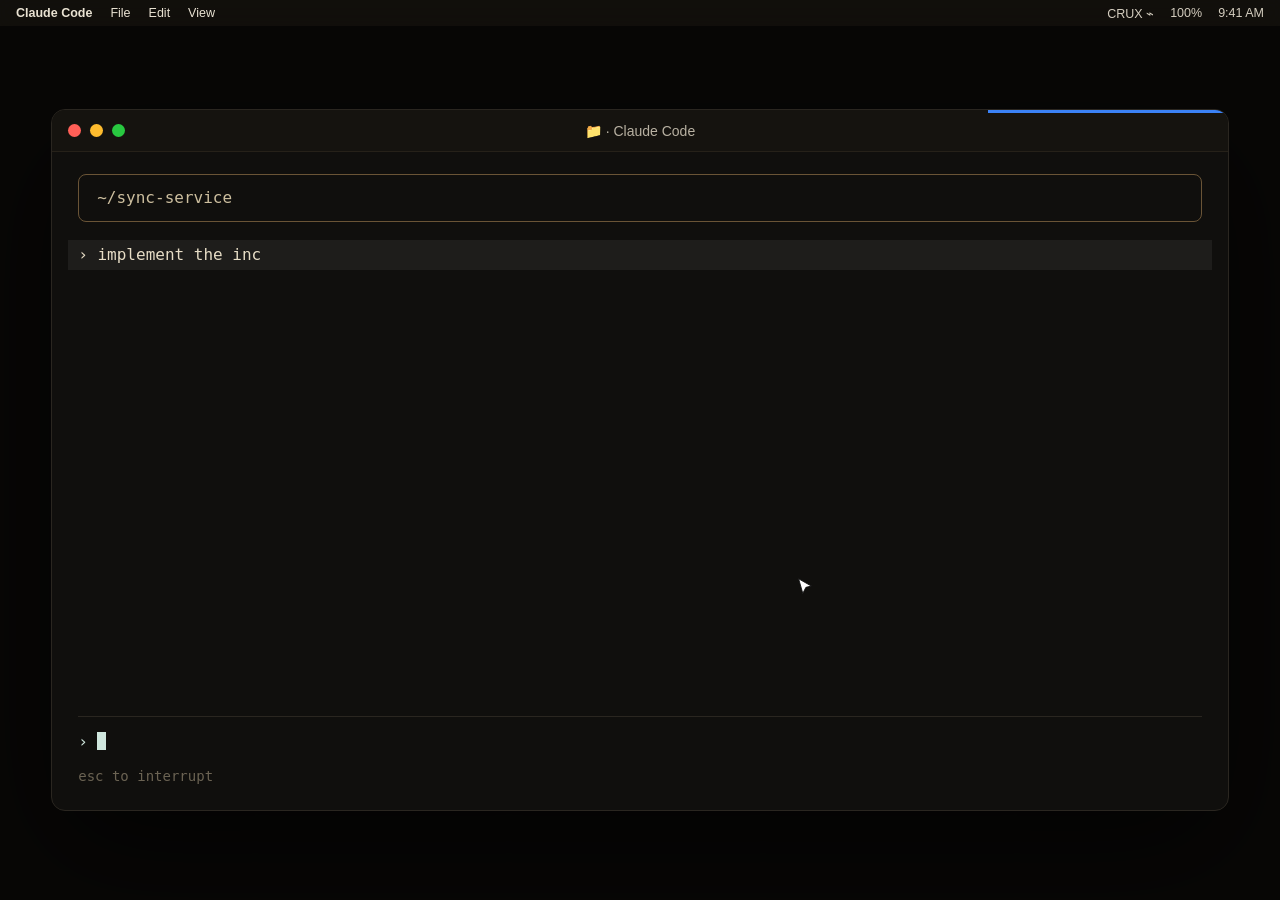
<file: docs/demo.html>
<!doctype html>
<html lang="en">
<head>
<meta charset="utf-8"/>
<meta name="viewport" content="width=device-width, initial-scale=1"/>
<title>CRUX — product demo</title>
<style>/* ============================================================================
   CRUX design tokens — the single source of truth for the visual system.
   Edit values HERE; every surface (dashboard, setup wizard, demo) reads them.

   Structure:
     1. Base palette      — raw surface/text/accent values
     2. Semantic aliases  — role-based names (prefer these in new code)
     3. Signal tags       — the decision/requirement/constraint taxonomy colors
     4. Radii / type      — shape + font tokens
     5. Dark mode         — every token redefined under html.crux-dark
   Warm, editorial, paper-like: parchment surfaces, near-black ink, three
   editorial accent inks (teal=trusted, peach=working, coral=conflict).
   ============================================================================ */

:root {
  /* 1. Base — surfaces (cream/parchment ramp) */
  --canvas:#fdf8ec; --soft:#f4ecd8; --card:#efe6d0; --strong:#e3d9bf; --hair:#d6ccb2;
  --paper:#fffdf7;                 /* near-white for floating cards (was hardcoded #fff) */

  /* Base — text */
  --ink:#080808; --body:#2a251e; --muted:#574f41; --muted2:#83785f;
  --on:#ffffff;                    /* text on an --ink fill (flips in dark mode) */

  /* Base — accents, each a fg / bg / line trio (used as MEANING, not decoration) */
  --teal:#143030;  --teal-bg:#e3ede9;  --teal-line:#bcd2cb;   /* trusted / main graph */
  --peach:#a8541d; --peach-bg:#fbead8; --peach-line:#eccba9;  /* working / owned */
  --coral:#bf3422; --coral-bg:#fbe2dc; --coral-line:#eebcb1;  /* conflict / constraint / danger */
  --green:#15833f;                 /* live / verified / success */

  /* 2. Semantic aliases — reach for these when the ROLE matters more than the value */
  --surface:var(--canvas); --surface-card:var(--paper); --surface-sunken:var(--soft);
  --text:var(--body); --text-strong:var(--ink); --text-dim:var(--muted2);
  --accent:var(--teal); --accent-bg:var(--teal-bg); --accent-line:var(--teal-line);
  --danger:var(--coral); --danger-bg:var(--coral-bg); --danger-line:var(--coral-line);

  /* 3. Signal/kind tags — taxonomy colors (tokenized so dark mode can adapt them) */
  --k-decision-bg:#e3eefb;  --k-decision-fg:#1f5fb0;
  --k-requirement-bg:#e6efe0; --k-requirement-fg:#3d6b2a;
  --k-constraint-bg:var(--coral-bg); --k-constraint-fg:var(--coral);
  --k-insight-bg:#fbf0d0;   --k-insight-fg:#8a6a17;
  --k-question-bg:var(--coral-bg); --k-question-fg:var(--coral);
  --k-prompt-bg:#eae3f5;    --k-prompt-fg:#5b3fa0;
  --k-suggestion-bg:var(--peach-bg); --k-suggestion-fg:var(--peach);
  --k-result-bg:#e6efe0;    --k-result-fg:#3d6b2a;
  --k-reference-bg:var(--teal-bg); --k-reference-fg:var(--teal);

  /* 4. Radii + type */
  --r-sm:8px; --r-md:12px; --r-lg:16px; --r-xl:24px; --pill:9999px;
  --sans:'Inter',-apple-system,BlinkMacSystemFont,'Segoe UI',Roboto,sans-serif;
  --mono:'JetBrains Mono',ui-monospace,SFMono-Regular,Menlo,monospace;

  /* shadows (borders do most of the work; elevation is rare + flat) */
  --shadow-card:0 1px 2px rgba(20,16,8,.04);
  --shadow-pop:0 20px 50px rgba(40,30,10,.14);
  --ring:0 0 0 3px rgba(20,48,48,.28);
}

/* 5. Dark mode — near-black ramp, desaturated-but-readable accents.
   Same token NAMES, so no component CSS changes are needed. */
html.crux-dark {
  --canvas:#0f0f0f; --soft:#1a1a1a; --card:#242424; --strong:#303030; --hair:#404040;
  --paper:#1f1f1f;
  --ink:#fafaf8; --body:#e8e6e2; --muted:#a6a39a; --muted2:#8b8876;
  --on:#0f0f0f;

  --teal:#6fb3b0;  --teal-bg:#15302e;  --teal-line:#2d5550;
  --peach:#d4915c; --peach-bg:#33240f; --peach-line:#5a3f2a;
  --coral:#ff6b5b; --coral-bg:#3a201c; --coral-line:#5a3a30;
  --green:#52d45a;

  --k-decision-bg:#16263a;  --k-decision-fg:#88b6ec;
  --k-requirement-bg:#1b2e19; --k-requirement-fg:#84c46f;
  --k-insight-bg:#33290f;   --k-insight-fg:#dcbb5e;
  --k-prompt-bg:#241a33;    --k-prompt-fg:#b89ae4;
  --k-result-bg:#1b2e19;    --k-result-fg:#84c46f;

  --shadow-card:0 1px 2px rgba(0,0,0,.4);
  --shadow-pop:0 20px 50px rgba(0,0,0,.55);
  --ring:0 0 0 3px rgba(111,179,176,.35);
}


  *{box-sizing:border-box}
  html,body{margin:0;height:100%}
  body{background:var(--canvas); color:var(--body); font-family:var(--sans); font-size:16px;
    -webkit-font-smoothing:antialiased}
  .display{font-weight:600; letter-spacing:-.02em; color:var(--ink); line-height:1.05}
  .mono{font-family:var(--mono)}
  .muted{color:var(--muted)} .muted2{color:var(--muted2)}
  button{font-family:var(--sans); cursor:pointer}
  a{color:inherit}

  /* nav */
  nav{position:sticky; top:0; z-index:30; height:64px; display:flex; align-items:center; gap:8px;
    padding:0 28px; background:var(--canvas); border-bottom:1px solid var(--hair)}
  .brand{display:flex; align-items:center; gap:10px; margin-right:22px}
  .brand .logo{width:30px;height:30px;border-radius:8px;display:grid;place-items:center;
    background:var(--ink); color:var(--on)}
  .brand .logo svg{width:18px;height:18px}
  .brand .logo svg path{stroke:currentColor} .brand .logo svg circle{fill:currentColor}
  .brand .name{font-weight:700; letter-spacing:.16em; font-size:14px; color:var(--ink)}
  .brand .sub{font-size:9px; letter-spacing:.22em; color:var(--muted2); margin-top:1px}
  .tabs{display:flex; gap:4px}
  .tab{border:none; background:none; color:var(--muted); font-size:14px; font-weight:500;
    padding:8px 14px; border-radius:var(--pill); display:flex; align-items:center; gap:7px}
  .tab svg{width:15px; height:15px; stroke:currentColor; fill:none; stroke-width:1.7;
    stroke-linecap:round; stroke-linejoin:round; flex:none}
  .tab:hover{color:var(--ink)}
  .tab.on{background:var(--ink); color:var(--on)}
  .tab .badge{font-family:var(--mono); font-size:11px; background:rgba(0,0,0,.08); color:var(--muted);
    padding:1px 7px; border-radius:var(--pill)}
  .tab.on .badge{background:rgba(255,255,255,.2); color:#fff}
  .tab.alert .badge{background:var(--coral); color:#fff}
  .navright{margin-left:auto; display:flex; align-items:center; gap:14px}
  .themebtn{width:30px; height:30px; border:1px solid var(--hair); background:var(--canvas); color:var(--muted);
    border-radius:var(--pill); font-size:15px; line-height:1; display:grid; place-items:center; transition:.15s}
  .themebtn:hover{border-color:var(--muted2); color:var(--ink)}
  .status{font-family:var(--mono); font-size:11px; color:var(--muted); border:1px solid var(--hair);
    border-radius:var(--pill); padding:5px 11px}
  .status b{color:var(--green)}
  .who{display:flex; align-items:center; gap:8px; border:1px solid var(--hair); border-radius:var(--pill);
    padding:4px 12px 4px 4px; font-size:13px; color:var(--ink)}
  .who .av{width:26px;height:26px;border-radius:50%;background:var(--teal);color:#fff;font-size:11px;
    font-weight:600;display:grid;place-items:center}

  /* layout */
  .wrap{max-width:1180px; margin:0 auto; padding:34px 28px 80px}
  .crumb{font-family:var(--mono); font-size:11px; letter-spacing:.08em; color:var(--muted2);
    text-transform:uppercase; margin-bottom:22px}
  .crumb b{color:var(--muted)}

  /* hero */
  .hero{background:var(--soft); border:1px solid var(--hair); border-radius:var(--r-xl); padding:46px}
  .kicker{font-family:var(--mono); font-size:11px; letter-spacing:.14em; text-transform:uppercase;
    color:var(--muted2); margin-bottom:18px}
  .hero h1{font-size:54px; margin:0 0 14px}
  .hero p{font-size:17px; color:var(--muted); max-width:620px; margin:0 0 26px; line-height:1.5}
  .row{display:flex; align-items:center; gap:18px; flex-wrap:wrap}
  .btn{border:none; border-radius:var(--r-md); font-size:14px; font-weight:600; padding:0 20px; height:46px;
    display:inline-flex; align-items:center; gap:9px}
  .btn.primary{background:var(--ink); color:var(--on)}
  .btn.primary:hover{filter:brightness(1.15)}
  .btn.ghost{background:transparent; color:var(--ink); text-decoration:underline; text-underline-offset:3px;
    padding:0 4px; font-weight:500}
  .btn.teal{background:var(--teal); color:#fff}
  .btn.sm{height:38px; font-size:13px; padding:0 15px}
  .btn.out{background:var(--canvas); border:1px solid var(--hair); color:var(--ink)}
  .btn.danger{background:transparent; color:var(--coral); border:1px solid var(--coral-line)}

  .seedbox{width:100%; min-height:120px; border:1px solid var(--hair); background:var(--canvas);
    border-radius:var(--r-md); padding:14px 16px; font-size:15px; color:var(--ink); outline:none;
    font-family:var(--sans); resize:vertical; line-height:1.5}
  .seedbox:focus{border-color:var(--ink)}
  .invite{display:flex; gap:8px; align-items:center; margin-top:14px}
  .invite code{flex:1; font-family:var(--mono); font-size:12px; background:var(--soft); color:var(--ink);
    border:1px solid var(--hair); border-radius:var(--r-sm); padding:9px 11px; overflow:auto; white-space:nowrap}

  /* capture */
  .capture{display:flex; gap:10px; margin-top:24px}
  .capture input{flex:1; height:50px; border:1px solid var(--hair); background:var(--canvas);
    border-radius:var(--r-md); padding:0 18px; font-size:15px; color:var(--ink); outline:none}
  .capture input:focus{border-color:var(--ink)}

  /* grid + cards */
  .cols{display:grid; grid-template-columns:1fr 1fr 360px; gap:18px; margin-top:18px}
  @media(max-width:980px){.cols{grid-template-columns:1fr}}
  .card{background:var(--canvas); border:1px solid var(--hair); border-radius:var(--r-lg); padding:24px}
  .card.accent-peach{background:var(--peach-bg); border-color:var(--peach-line)}
  .card.accent-coral{background:var(--coral-bg); border-color:var(--coral-line)}
  .card.accent-teal{background:var(--teal-bg); border-color:var(--teal-line)}
  .tagline{font-family:var(--mono); font-size:11px; letter-spacing:.1em; text-transform:uppercase; margin-bottom:14px}
  .tagline.coral{color:var(--coral)} .tagline.peach{color:var(--peach)} .tagline.teal{color:var(--teal)}
  .card h3{font-size:19px; color:var(--ink); margin:0 0 10px; line-height:1.3; font-weight:600; letter-spacing:-.01em}
  .card .desc{font-size:14px; color:var(--muted); line-height:1.55; margin-bottom:18px}
  .card .foot{display:flex; gap:10px; align-items:center}

  /* activity */
  .act h4{font-family:var(--sans); font-size:12px; letter-spacing:.12em; text-transform:uppercase;
    color:var(--muted); margin:0 0 16px; display:flex; justify-content:space-between; align-items:center}
  .live{font-family:var(--mono); font-size:10px; color:var(--green); display:flex; gap:6px; align-items:center}
  .live::before{content:""; width:7px;height:7px;border-radius:50%;background:var(--green)}
  .ev{padding:13px 0; border-top:1px solid var(--hair)}
  .ev:first-of-type{border-top:none; padding-top:0}
  .ev .tag{font-family:var(--mono); font-size:10px; padding:2px 7px; border-radius:6px; margin-right:8px}
  .ev .when{font-family:var(--mono); font-size:11px; color:var(--muted2)}
  .ev .txt{font-size:13.5px; color:var(--body); margin-top:7px; line-height:1.5}
  .ev .txt b{color:var(--ink); font-weight:600}
  .ev2{display:flex; align-items:center; gap:12px; padding:12px 0; border-top:1px solid var(--hair)}
  .ev2:first-of-type{border-top:none}
  .ev2 .evk{font-family:var(--mono); font-size:10px; letter-spacing:.04em; padding:3px 8px; border-radius:var(--pill); font-weight:700; flex:none}
  .ev2 .evtxt{flex:1; min-width:0; font-size:13.5px; color:var(--body); line-height:1.45; overflow:hidden; text-overflow:ellipsis}
  .ev2 .evtxt b{color:var(--ink); font-weight:600}
  .ev2 .evwhen{font-size:11px; color:var(--muted2); flex:none}
  .ev2 .evopen{font-size:12px; color:var(--teal); cursor:pointer; flex:none; white-space:nowrap}
  .ev2 .evopen:hover{text-decoration:underline}
  .dumpcard.hl{box-shadow:0 0 0 3px rgba(20,48,48,.28); border-color:var(--teal-line)}

  /* stat strip */
  .strip{display:grid; grid-template-columns:repeat(3,1fr); gap:1px; background:var(--hair);
    border:1px solid var(--hair); border-radius:var(--r-lg); overflow:hidden; margin-top:18px}
  .stat{background:var(--canvas); padding:18px 22px}
  .stat .l{font-family:var(--mono); font-size:11px; letter-spacing:.06em; text-transform:uppercase; color:var(--muted2)}
  .stat .v{font-size:22px; color:var(--ink); margin-top:6px; font-weight:600; letter-spacing:-.01em}
  .stat .v small{font-size:13px; color:var(--green); font-weight:500; margin-left:6px}

  /* lists (KB / decisions) */
  .sectlabel{font-family:var(--mono); font-size:11px; letter-spacing:.1em; text-transform:uppercase;
    color:var(--muted2); margin:30px 0 12px}
  .item{display:flex; gap:14px; padding:16px 18px; background:var(--canvas); border:1px solid var(--hair);
    border-radius:var(--r-lg); margin-bottom:10px; align-items:flex-start; cursor:pointer}
  .item:hover{border-color:var(--muted2)}
  .item .bar{width:4px; align-self:stretch; border-radius:3px; flex:none}
  .bar.teal{background:var(--teal)} .bar.peach{background:var(--peach)}
  .item .main{flex:1; min-width:0}
  .item .ti{font-size:15.5px; color:var(--ink); font-weight:600; letter-spacing:-.01em}
  .item .su{font-size:13.5px; color:var(--muted); margin-top:4px; line-height:1.5}
  .item .met{display:flex; gap:8px; align-items:center; margin-top:10px; flex-wrap:wrap}
  .pill{font-family:var(--mono); font-size:10.5px; padding:3px 9px; border-radius:var(--pill);
    background:var(--card); color:var(--muted)}
  .pill.type{background:var(--teal-bg); color:var(--teal)}
  .pill.use{background:var(--peach-bg); color:var(--peach)}
  .pill.src{background:none; color:var(--muted2)}

  .seg{display:inline-flex; gap:2px; background:var(--card); border-radius:var(--pill); padding:4px; margin-bottom:6px}
  .seg button{border:none; background:none; color:var(--muted); font-family:var(--mono); font-size:12px;
    padding:6px 13px; border-radius:var(--pill)}
  .seg button.on{background:var(--canvas); color:var(--ink)}
  .seg button .d{display:inline-block; width:7px;height:7px;border-radius:50%; margin-right:6px; vertical-align:middle}

  .head{font-size:30px; margin:0 0 6px}
  .sub{font-size:15px; color:var(--muted); margin:0 0 26px; max-width:680px; line-height:1.5}

  /* conflict / decision card */
  .dcard{background:var(--canvas); border:1px solid var(--hair); border-radius:var(--r-xl); padding:30px; margin-bottom:18px}
  .dcard .top{display:flex; justify-content:space-between; align-items:center; margin-bottom:18px; gap:12px}
  .chip{font-family:var(--mono); font-size:11px; padding:5px 11px; border-radius:var(--r-sm)}
  .chip.coral{background:var(--coral-bg); color:var(--coral)} .chip.peach{background:var(--peach-bg); color:var(--peach)}
  .dcard h3{font-size:22px; color:var(--ink); margin:0 0 18px; letter-spacing:-.01em}
  .compare{display:grid; grid-template-columns:1fr 40px 1fr; align-items:center; gap:0}
  @media(max-width:760px){.compare{grid-template-columns:1fr; gap:10px}}
  .pane{border-radius:var(--r-md); padding:18px}
  .pane.a{background:var(--coral-bg)} .pane.b{background:var(--teal-bg)}
  .pane .pl{font-family:var(--mono); font-size:10px; letter-spacing:.08em; text-transform:uppercase; margin-bottom:8px}
  .pane.a .pl{color:var(--coral)} .pane.b .pl{color:var(--teal)}
  .pane .pt{font-size:14px; color:var(--ink); line-height:1.5}
  .arrow{text-align:center; color:var(--muted2)}
  .dfoot{display:flex; justify-content:space-between; align-items:center; margin-top:20px; gap:10px; flex-wrap:wrap}
  .dactions{display:flex; gap:9px}
  .refine{display:flex; flex-direction:column; gap:9px; margin-top:14px}
  .refine input{height:42px; border:1px solid var(--hair); background:var(--soft); border-radius:var(--r-md);
    padding:0 14px; font-size:14px; color:var(--ink); outline:none}
  .refine input:focus{border-color:var(--ink)}

  /* drawer */
  #scrim{position:fixed; inset:0; background:rgba(20,15,5,.28); z-index:40; opacity:0; pointer-events:none; transition:.25s}
  #scrim.on{opacity:1; pointer-events:auto}
  #drawer{position:fixed; top:0; right:0; bottom:0; width:420px; max-width:92vw; z-index:41; background:var(--canvas);
    border-left:1px solid var(--hair); transform:translateX(100%); transition:transform .3s cubic-bezier(.4,.2,.2,1);
    overflow:auto; padding:30px}
  #drawer.on{transform:none}
  #drawer .tier{display:inline-block; font-family:var(--mono); font-size:11px; padding:5px 11px; border-radius:var(--pill); margin-bottom:16px}
  .tier.teal{background:var(--teal-bg); color:var(--teal)} .tier.peach{background:var(--peach-bg); color:var(--peach)}
  #drawer h2{font-size:24px; color:var(--ink); margin:0 0 10px; letter-spacing:-.02em; line-height:1.2}
  #drawer .ds{font-size:15px; color:var(--muted); line-height:1.6; margin-bottom:18px}
  .usedb{display:inline-flex; gap:7px; align-items:center; font-family:var(--mono); font-size:12px; color:var(--green);
    background:rgba(31,157,87,.08); border:1px solid rgba(31,157,87,.2); padding:7px 12px; border-radius:var(--r-sm); margin-bottom:18px}
  .meta{font-family:var(--mono); font-size:12px; color:var(--muted); line-height:2; margin-bottom:18px}
  .meta b{color:var(--muted2); font-weight:400}
  .tags{display:flex; flex-wrap:wrap; gap:6px; margin-bottom:22px}
  .edges{margin-bottom:18px; display:flex; flex-direction:column; gap:8px}
  .edges .edge{font-size:13px; color:var(--muted); display:flex; flex-wrap:wrap; gap:6px; align-items:center}
  .edges .el{font-family:var(--mono); font-size:10px; letter-spacing:.06em; text-transform:uppercase; color:var(--muted2)}
  .edges .ep{background:var(--teal-bg); color:var(--teal); border:1px solid var(--teal-line); border-radius:var(--pill);
    padding:3px 10px; cursor:pointer; font-size:12.5px}
  .edges .ep:hover{filter:brightness(.97)}
  .acts{display:flex; flex-direction:column; gap:9px}
  .acts .btn{justify-content:center; width:100%}

  /* lenses (emergent topics) */
  .lensbar{display:flex; flex-wrap:wrap; gap:8px; margin:4px 0 14px}
  .lens{border:1px solid var(--hair); background:var(--canvas); color:var(--body); border-radius:var(--pill);
    padding:6px 14px; font-size:13px; cursor:pointer}
  .lens:hover{border-color:var(--muted2)}
  .lens.on{background:var(--ink); color:var(--on); border-color:var(--ink)}
  .lens.new{border-style:dashed; color:var(--muted)}
  .lens .lx{margin-left:6px; opacity:.55} .lens .lx:hover{opacity:1; color:var(--coral)}

  /* knowledge explorer (two-pane) */
  .kbwrap{display:grid; grid-template-columns:320px 1fr; gap:18px; align-items:start; margin-top:8px}
  @media(max-width:900px){.kbwrap{grid-template-columns:1fr}}
  .kbnav{position:sticky; top:80px; background:var(--canvas); border:1px solid var(--hair); border-radius:var(--r-lg);
    padding:14px; max-height:calc(100vh - 110px); display:flex; flex-direction:column; overflow:hidden}
  .kbnavtop{flex:none}
  .kblist{flex:1; overflow-y:auto; margin:0 -4px; padding:0 4px}
  .kbsearchwrap{position:relative; margin-bottom:10px}
  .kbsi{position:absolute; left:11px; top:50%; transform:translateY(-50%); color:var(--muted2); font-size:14px; pointer-events:none}
  .kbclear{position:absolute; right:9px; top:50%; transform:translateY(-50%); color:var(--muted2); cursor:pointer; font-size:16px; line-height:1; padding:2px 4px}
  .kbclear:hover{color:var(--ink)}
  .kbsearch{width:100%; height:38px; border:1px solid var(--hair); background:var(--soft); border-radius:var(--r-md);
    padding:0 28px 0 30px; font-size:13px; color:var(--ink); outline:none; box-sizing:border-box}
  .kbsearch:focus{border-color:var(--teal); background:var(--canvas)}
  .kbcount{font-family:var(--mono); font-size:10px; color:var(--teal); min-height:13px; margin:-4px 2px 6px}
  .kbnav.searching .kbgroup{margin-bottom:2px}
  .kbmodes{display:inline-flex; gap:2px; background:var(--card); border-radius:var(--pill); padding:3px; margin-bottom:12px}
  .kbmode{border:none; background:none; color:var(--muted); font-family:var(--mono); font-size:11px; padding:5px 12px; border-radius:var(--pill)}
  .kbmode.on{background:var(--canvas); color:var(--ink)}
  /* provenance + editable filing in the detail panel */
  .prov{display:flex; gap:12px; align-items:center; background:var(--soft); border:1px solid var(--hair);
    border-radius:var(--r-md); padding:13px 15px}
  .prov .pi{width:32px;height:32px;border-radius:8px;background:var(--card);display:grid;place-items:center;font-size:15px;flex:none}
  .prov .pmeta{font-size:13px; color:var(--muted); line-height:1.45}
  .prov .pmeta b{color:var(--ink); font-weight:600}
  .filing{display:flex; flex-wrap:wrap; gap:10px; align-items:center}
  .fsel{display:inline-flex; align-items:center; gap:7px; height:36px; padding:0 6px 0 12px;
    border:1px solid var(--hair); background:var(--soft); border-radius:var(--pill); font-size:13px; color:var(--ink)}
  .fsel .lbl{color:var(--muted2); font-family:var(--mono); font-size:10px; text-transform:uppercase}
  .fsel select{border:none; background:none; color:var(--ink); font-family:var(--sans); font-size:13px;
    font-weight:500; outline:none; cursor:pointer; padding:6px 4px}
  .fsel .subin{border:none; background:none; color:var(--ink); font-family:var(--sans); font-size:13px;
    font-weight:500; outline:none; padding:6px 4px; width:150px}
  .fhint{margin-top:10px; font-size:12.5px; color:var(--muted); line-height:1.5;
    background:var(--teal-bg); border:1px solid var(--teal-line); border-radius:var(--r-md); padding:10px 13px}
  .fhint b{color:var(--teal)}
  /* threads / working */
  .newthread{display:flex; gap:10px; margin:6px 0 24px}
  .ntinput{flex:1; height:48px; border:1px solid var(--hair); background:var(--canvas); border-radius:var(--r-md);
    padding:0 16px; font-size:15px; color:var(--ink); outline:none; font-family:var(--sans)}
  .ntinput:focus{border-color:var(--ink)}
  .tcard{display:flex; align-items:center; gap:14px; background:var(--canvas); border:1px solid var(--hair);
    border-radius:var(--r-md); padding:16px 18px; margin-bottom:10px; cursor:pointer}
  .tcard:hover{border-color:var(--muted2)}
  .tcard.cur{border-color:var(--teal-line); background:var(--teal-bg)}
  .tcmain{flex:1; min-width:0}
  .tctitle{font-size:16px; font-weight:600; color:var(--ink); display:flex; align-items:center; gap:8px}
  .tcsub{font-size:13px; color:var(--muted); margin-top:3px; white-space:nowrap; overflow:hidden; text-overflow:ellipsis}
  .curpill{font-family:var(--mono); font-size:10px; color:var(--teal); background:var(--canvas);
    border:1px solid var(--teal-line); border-radius:var(--pill); padding:2px 8px}
  .tcmeta{display:flex; flex-direction:column; align-items:flex-end; gap:5px; flex:none}
  .bk{cursor:pointer; color:var(--teal)} .bk:hover{text-decoration:underline}
  .threadhd{display:flex; align-items:flex-start; justify-content:space-between; gap:16px; margin-bottom:22px}
  .thactions{display:flex; gap:8px; align-items:center; flex:none}
  .tcols{display:grid; grid-template-columns:1fr 380px; gap:30px; align-items:start}
  @media(max-width:980px){.tcols{grid-template-columns:1fr}}
  .ownedtag,.autotag{font-family:var(--mono); font-size:10px; padding:2px 7px; border-radius:var(--pill); margin-left:6px}
  .ownedtag{background:var(--peach-bg); color:var(--peach)} .autotag{background:var(--teal-bg); color:var(--teal)}
  .livetag{font-family:var(--mono); font-size:10px; color:var(--green)}
  .syncing{font-family:var(--mono); font-size:10px; color:var(--peach); animation:pulse 1.1s ease-in-out infinite}
  @keyframes pulse{50%{opacity:.4}}
  .resum{float:right; cursor:pointer; color:var(--muted2); font-family:var(--sans); text-transform:none;
    letter-spacing:0; font-size:12px} .resum:hover{color:var(--ink)}
  .statebox{width:100%; min-height:150px; border:1px solid var(--hair); background:var(--canvas);
    border-radius:var(--r-md); padding:14px 16px; font-size:14px; line-height:1.55; color:var(--ink);
    outline:none; resize:vertical; font-family:var(--sans); white-space:pre-wrap}
  .statebox:focus{border-color:var(--ink)}
  .savedrow{display:none; align-items:center; gap:12px; margin-top:8px}
  .addstep{display:flex; gap:8px; margin-bottom:14px}
  .timeline{position:relative; padding-left:6px}
  .tstep{display:flex; gap:12px; padding:9px 0}
  .tsdot{width:9px; height:9px; border-radius:50%; background:var(--strong); margin-top:5px; flex:none;
    box-shadow:0 0 0 4px var(--canvas)}
  .timeline{border-left:2px solid var(--strong); margin-left:4px; padding-left:16px}
  .tstep{margin-left:-21px}
  .tsbody{flex:1} .tstext{font-size:14px; color:var(--body); line-height:1.45}
  .tsmeta{font-size:11px; color:var(--muted2); margin-top:3px}
  .bgbox{background:var(--soft); border:1px solid var(--hair); border-radius:var(--r-md); padding:14px 16px;
    font-size:12.5px; line-height:1.5; color:var(--muted); white-space:pre-wrap; max-height:340px; overflow:auto}
  .promote{margin-top:22px; padding-top:18px; border-top:1px solid var(--hair)}
  /* resume banner + session timeline */
  .resumebox{background:var(--peach-bg); border:1px solid var(--peach-line); border-radius:var(--r-lg); padding:14px 18px; margin-bottom:14px}
  .resumehd{font-family:var(--mono); font-size:11px; letter-spacing:.05em; text-transform:uppercase; color:var(--peach); margin-bottom:7px}
  .resumebody{font-size:14px; line-height:1.55; color:var(--ink); white-space:pre-wrap}
  .resumeq{margin-top:9px; font-size:13px; color:var(--body)}
  .resumeq b{font-family:var(--mono); font-size:10px; text-transform:uppercase; color:var(--muted); letter-spacing:.04em}
  /* thread = stable INTENT (north star) + evolving WORKING MEMORY + a list of dumps */
  /* two-column thread: left = distilled context, right = live activity stream */
  .threadgrid{display:grid; grid-template-columns:360px 1fr; gap:24px; align-items:start; margin-top:6px}
  @media(max-width:1000px){.threadgrid{grid-template-columns:1fr}}
  .thread-aside{position:sticky; top:78px}
  @media(max-width:1000px){.thread-aside{position:static}}
  .ctxsummary{background:var(--soft); border:1px solid var(--hair); border-radius:var(--r-lg); overflow:hidden}
  .cshead{font-weight:600; color:var(--ink); font-size:16px; padding:15px 18px; border-bottom:1px solid var(--hair)}
  .cssec{padding:14px 18px; border-bottom:1px solid var(--hair)} .cssec:last-child{border-bottom:none}
  .cslbl{display:flex; align-items:center; gap:8px; font-family:var(--mono); font-size:10px; letter-spacing:.06em;
    text-transform:uppercase; color:var(--muted2); margin-bottom:9px}
  .cslbl .csright{margin-left:auto; display:flex; gap:8px; align-items:center}
  .cssec .intbox{min-height:40px; font-size:14px; background:var(--paper)}
  .cssec .ctxbox{min-height:200px; font-size:13.5px; background:var(--paper)}
  .cssec .bgbox{max-height:220px; margin:0}
  .thread-main{min-width:0}
  .thread-main .threadhd{margin-bottom:14px; align-items:center}
  .intpanel{background:var(--soft); border:1px solid var(--hair); border-left:3px solid var(--ink); border-radius:var(--r-lg); padding:14px 18px; margin-bottom:14px}
  .intlbl{font-family:var(--mono); font-size:11px; letter-spacing:.05em; text-transform:uppercase; color:var(--muted); flex:1; min-width:0}
  .intbox{width:100%; min-height:46px; border:1px solid var(--hair); background:var(--canvas);
    border-radius:var(--r-md); padding:11px 14px; font-size:15px; line-height:1.5; color:var(--ink);
    font-weight:500; outline:none; resize:vertical; font-family:var(--sans); white-space:pre-wrap}
  .intbox:focus{border-color:var(--ink)}
  .ctxpanel{background:var(--teal-bg); border:1px solid var(--teal-line); border-radius:var(--r-lg); padding:16px 18px; margin-bottom:18px}
  .ctxhd{display:flex; align-items:center; gap:8px; margin-bottom:10px}
  .ctxlbl{font-family:var(--mono); font-size:11px; letter-spacing:.05em; text-transform:uppercase; color:var(--teal); flex:1; min-width:0}
  .ctxbox{width:100%; min-height:120px; border:1px solid var(--teal-line); background:var(--canvas);
    border-radius:var(--r-md); padding:14px 16px; font-size:14.5px; line-height:1.6; color:var(--ink);
    outline:none; resize:vertical; font-family:var(--sans); white-space:pre-wrap}
  .ctxbox:focus{border-color:var(--teal)}
  .ownedtag,.autotag{font-family:var(--mono); font-size:10px; padding:2px 7px; border-radius:var(--pill)}
  .ownedtag{background:var(--peach-bg); color:var(--peach)} .autotag{background:var(--canvas); color:var(--teal)}
  .resum{cursor:pointer; color:var(--teal); font-family:var(--sans); font-size:12px; white-space:nowrap}
  .resum:hover{text-decoration:underline}
  .savedrow{display:none; align-items:center; gap:12px; margin-top:10px}
  .dumprow{display:flex; gap:10px; margin:6px 0 16px}
  .dumphd{font-family:var(--mono); font-size:11px; letter-spacing:.06em; text-transform:uppercase; color:var(--muted2); margin:18px 0 10px}
  .dumplist{display:flex; flex-direction:column; gap:9px}
  .dumpcard{display:flex; align-items:flex-start; gap:11px; background:var(--paper); border:1px solid var(--hair);
    border-radius:var(--r-md); padding:12px 12px 11px 12px; box-shadow:0 1px 2px rgba(20,16,8,.04)}
  .dumpcard.sorting{opacity:.7; border-style:dashed}
  .dumpcard.excluded{background:var(--soft); opacity:.62}
  .dcside{flex:none; padding-top:1px}
  .incl{width:26px; height:26px; border-radius:50%; border:1px solid var(--hair); background:var(--canvas);
    color:var(--muted2); font-size:13px; line-height:1; display:grid; place-items:center}
  .incl.on{background:var(--teal); border-color:var(--teal); color:#fff}
  .incl:hover{border-color:var(--muted2)}
  .dcmain{flex:1; min-width:0; cursor:pointer}
  .dctop{display:flex; align-items:center; gap:8px; margin-bottom:6px}
  .dctop .iwhen{margin-left:auto}
  .exctag{font-family:var(--mono); font-size:9px; text-transform:uppercase; color:var(--muted2); border:1px solid var(--hair); border-radius:var(--pill); padding:2px 7px}
  .dcsrc{font-family:var(--mono); font-size:9px; color:var(--muted2); background:var(--soft); border-radius:var(--pill); padding:2px 7px}
  .dctext{font-size:13.5px; color:var(--body); line-height:1.5; word-break:break-word; white-space:pre-wrap}
  .dctext:not(.full){display:-webkit-box; -webkit-line-clamp:3; -webkit-box-orient:vertical; overflow:hidden}
  .more-link{display:inline-block; margin-top:6px; color:var(--teal); font-size:12px; cursor:pointer}
  .dcdel{flex:none; background:none; color:var(--muted2); font-size:18px; line-height:1; padding:0 2px}
  .dcdel:hover{color:var(--coral)}
  .kind{font-family:var(--mono); font-size:9px; letter-spacing:.04em; text-transform:uppercase; padding:2px 8px; border-radius:var(--pill); background:var(--soft); color:var(--muted); font-weight:600}
  .k-reference{background:var(--k-reference-bg); color:var(--k-reference-fg)} .k-prompt{background:var(--k-prompt-bg); color:var(--k-prompt-fg)}
  .k-suggestion{background:var(--k-suggestion-bg); color:var(--k-suggestion-fg)} .k-result{background:var(--k-result-bg); color:var(--k-result-fg)}
  .k-insight{background:var(--k-insight-bg); color:var(--k-insight-fg)} .k-question{background:var(--k-question-bg); color:var(--k-question-fg)}
  /* signals — the high-value entries that drive working memory */
  .k-decision{background:var(--k-decision-bg); color:var(--k-decision-fg); font-weight:700}
  .k-requirement{background:var(--k-requirement-bg); color:var(--k-requirement-fg); font-weight:700}
  .k-constraint{background:var(--k-constraint-bg); color:var(--k-constraint-fg); font-weight:700}
  .bgwrap{margin-top:20px} .bgwrap summary{font-family:var(--mono); font-size:11px; color:var(--muted2); cursor:pointer; text-transform:uppercase; letter-spacing:.06em}
  .bgwrap .bgbox{margin-top:10px}
  .bgbox{background:var(--soft); border:1px solid var(--hair); border-radius:var(--r-md); padding:14px 16px;
    font-size:12.5px; line-height:1.5; color:var(--muted); white-space:pre-wrap; max-height:340px; overflow:auto}
  /* instant loading state */
  .booting{display:flex; align-items:center; justify-content:center; gap:12px; padding:80px 0;
    color:var(--muted2); font-size:14px}
  .spin{width:18px; height:18px; border:2px solid var(--hair); border-top-color:var(--teal);
    border-radius:50%; animation:spin .7s linear infinite}
  @keyframes spin{to{transform:rotate(360deg)}}
  /* KB: ask (chat) primary + browse secondary */
  .kbhdrow{display:flex; align-items:flex-start; justify-content:space-between; gap:16px}
  .kbtoggle{display:inline-flex; gap:2px; background:var(--card); border:1px solid var(--hair); border-radius:var(--pill); padding:3px; flex:none}
  .kbtog{border:none; background:none; color:var(--muted); font-size:13px; padding:6px 14px; border-radius:var(--pill)}
  .kbtog.on{background:var(--ink); color:var(--on)}
  /* chat fills the viewport: header + input pinned, only the stream scrolls.
     In ask mode the body scroll is locked (see body.kb-ask) so nothing drifts. */
  .askview{display:flex; flex-direction:column; height:calc(100vh - 100px); min-height:440px}
  .askview .crumb,.askview .kbhdrow{flex:none}
  .askstream{flex:1; overflow-y:auto; margin:16px 0 0; padding:4px 2px 8px; min-height:0}
  .askfoot{flex:none; padding-top:12px; border-top:1px solid var(--hair); margin-top:4px}
  .qrow{display:flex; justify-content:flex-end; margin-bottom:14px}
  .qbub{background:var(--teal); color:#fff; border-radius:14px 14px 4px 14px; padding:11px 15px; font-size:14.5px; max-width:75%}
  .arow{margin-bottom:24px}
  .abub{background:var(--canvas); border:1px solid var(--hair); border-radius:4px 14px 14px 14px; padding:16px 18px;
    font-size:14.5px; line-height:1.65; color:var(--body); max-width:820px}
  .cite{font-family:var(--mono); font-size:10px; background:var(--teal-bg); color:var(--teal); border-radius:5px;
    padding:1px 5px; vertical-align:super; cursor:pointer; margin:0 1px}
  .cite:hover{background:var(--teal); color:#fff}
  .askthinking{display:flex; align-items:center; gap:10px; color:var(--muted2); font-size:13px; padding:8px 2px}
  .srclabel{font-family:var(--mono); font-size:10px; letter-spacing:.06em; text-transform:uppercase; color:var(--muted2); margin:16px 0 9px}
  /* sources are collapsed by default — answer first, evidence on demand */
  .srcwrap{margin-top:14px; border-top:1px solid var(--hair); padding-top:10px}
  .srcwrap>summary{list-style:none; cursor:pointer; font-family:var(--mono); font-size:11px; letter-spacing:.04em;
    text-transform:uppercase; color:var(--muted2); user-select:none; display:flex; align-items:center; gap:6px}
  .srcwrap>summary::-webkit-details-marker{display:none}
  .srcwrap>summary:hover{color:var(--ink)}
  .srcwrap .caret{transition:transform .15s; display:inline-block}
  .srcwrap[open]>summary .caret{transform:rotate(90deg)}
  .srcwrap .shint{color:var(--muted2); text-transform:none; letter-spacing:0; font-family:var(--sans); font-size:11px}
  .srcwrap[open] .shint{display:none}
  .srcs{display:flex; flex-direction:column; gap:9px; margin-top:11px}
  .src{display:flex; gap:12px; background:var(--soft); border:1px solid var(--hair); border-radius:11px; padding:12px 14px; cursor:pointer}
  .src:hover{border-color:var(--muted2)}
  .srcn{width:22px; height:22px; border-radius:50%; background:var(--teal-bg); color:var(--teal); font-family:var(--mono); font-size:11px; display:grid; place-items:center; flex:none; margin-top:1px}
  .srcb{flex:1; min-width:0}
  .srct{font-size:14px; font-weight:600; color:var(--ink); display:flex; align-items:center; gap:8px}
  .vchip{font-family:var(--mono); font-size:9px; color:var(--green); background:var(--teal-bg); border-radius:var(--pill); padding:2px 7px}
  .srcs1{font-size:13px; color:var(--muted); margin-top:3px; line-height:1.45}
  .srcmeta{display:flex; gap:6px; align-items:center; margin-top:7px}
  .used{font-family:var(--mono); font-size:10px; color:var(--muted2)}
  .sugg{display:flex; flex-wrap:wrap; gap:8px}
  .schip{background:var(--canvas); border:1px solid var(--hair); border-radius:var(--pill); padding:8px 14px; font-size:13px; color:var(--ink); cursor:pointer}
  .schip:hover{border-color:var(--teal-line)}
  .askbar{display:flex; gap:10px}
  .askbar input{flex:1; height:50px; border:1px solid var(--hair); background:var(--canvas); border-radius:13px; padding:0 18px; font-size:15px; color:var(--ink); outline:none}
  .askbar input:focus{border-color:var(--teal)}
  .askbar .btn{height:50px}
  .askground{font-size:11px; color:var(--muted2); text-align:center; margin-top:8px}
  /* fact detail overlay */
  .fp-overlay{position:fixed; inset:0; background:rgba(20,16,8,.28); display:flex; justify-content:flex-end; z-index:50}
  .fp-panel{width:480px; max-width:92vw; background:var(--canvas); height:100%; overflow:auto; padding:30px 30px 60px; position:relative; box-shadow:-8px 0 40px rgba(20,16,8,.15)}
  .fp-x{position:absolute; top:16px; right:18px; background:none; font-size:24px; color:var(--muted2); line-height:1}
  .fp-x:hover{color:var(--ink)}
  .fp-title{font-size:22px; font-weight:600; color:var(--ink); margin:10px 0 12px; line-height:1.2}
  .fp-stmt{background:var(--soft); border:1px solid var(--hair); border-radius:var(--r-md); padding:14px 16px; font-size:15px; line-height:1.5}
  .fp-meta{display:flex; gap:6px; align-items:center; margin:12px 0}
  .fp-raw{background:var(--paper); border:1px solid var(--hair); border-radius:var(--r-md); padding:14px 16px; font-size:13.5px; line-height:1.55; color:var(--body); white-space:pre-wrap}
  .edges{display:flex; flex-direction:column; gap:8px}
  .edge{font-size:13px; color:var(--muted)} .el{font-family:var(--mono); font-size:10px; text-transform:uppercase; color:var(--muted2); margin-right:8px}
  .ep{display:inline-block; background:var(--soft); border:1px solid var(--hair); border-radius:var(--pill); padding:4px 10px; font-size:12.5px; color:var(--ink); margin:0 4px 4px 0; cursor:pointer}
  .ep:hover{border-color:var(--muted2)}
  /* accordion: topics/levels/tags listed first; a group opens to its facts */
  .kbgroup{margin-bottom:4px}
  .kbghead{display:flex; align-items:center; gap:8px; padding:9px 8px; border-radius:var(--r-sm); cursor:pointer; user-select:none}
  .kbghead:hover{background:var(--soft)}
  .kbghead .caret{color:var(--muted2); font-size:11px; transition:transform .15s; flex:none}
  .kbgroup.open .kbghead .caret{transform:rotate(90deg)}
  .kbglabel{flex:1; font-family:var(--mono); font-size:11px; letter-spacing:.04em; text-transform:uppercase; color:var(--ink); min-width:0}
  .kbglabel .gsub{color:var(--muted2); text-transform:none; letter-spacing:0; font-family:var(--sans); font-size:11px}
  .gcount{font-family:var(--mono); font-size:10px; color:var(--muted2); background:var(--soft); border-radius:var(--pill); padding:2px 8px; flex:none}
  .kbgroup.open .gcount{background:var(--teal-bg); color:var(--teal)}
  .kbgitems{display:none; padding:2px 0 6px 14px; margin-left:6px; border-left:1px solid var(--hair)}
  .kbgroup.open .kbgitems{display:block}
  /* while searching, flatten: hide headers and reveal every matching fact */
  .kbnav.searching .kbghead{display:none}
  .kbnav.searching .kbgitems{display:block; padding-left:0; margin-left:0; border-left:none}
  .navitem{padding:9px 11px; border-radius:var(--r-sm); cursor:pointer; border:1px solid transparent}
  .navitem:hover{background:var(--soft)}
  .navitem.sel{background:var(--ink)}
  .navitem.sel .nt{color:var(--on)}
  .navitem .nt{font-size:13.5px; color:var(--ink); font-weight:500; line-height:1.35;
    overflow:hidden; text-overflow:ellipsis; white-space:nowrap}
  .navitem .ni{display:flex; align-items:center; gap:6px; margin-top:5px}
  .navitem.sel .ipill{background:rgba(255,255,255,.18); color:var(--on)}
  .nbadge{font-family:var(--mono); font-size:10px; color:var(--muted2)}
  .navitem.sel .nbadge{color:rgba(255,255,255,.7)}
  .kbdetail{background:var(--canvas); border:1px solid var(--hair); border-radius:var(--r-lg); padding:28px 30px}
  .dhead{display:flex; align-items:center; gap:8px; margin-bottom:14px; flex-wrap:wrap}
  .dtitle{font-size:25px; color:var(--ink); margin:0 0 10px; letter-spacing:-.02em; line-height:1.2}
  .dstmt{font-size:16px; color:var(--body); line-height:1.6; background:var(--soft); border:1px solid var(--hair);
    border-radius:var(--r-md); padding:15px 17px}
  .dsection{margin-top:22px}
  .dsection .pl{font-family:var(--mono); font-size:10px; letter-spacing:.08em; text-transform:uppercase; color:var(--muted2); margin-bottom:10px}
  .kbdetail .raw{font-size:14px; color:var(--body); line-height:1.6; background:var(--soft); border:1px solid var(--hair);
    border-radius:var(--r-sm); padding:13px 15px; white-space:pre-wrap; word-break:break-word}
  .kbdetail .edges{margin-bottom:0}

  /* search results */
  #res{position:absolute; z-index:35; background:var(--canvas); border:1px solid var(--hair); border-radius:var(--r-md);
    box-shadow:0 20px 50px rgba(40,30,10,.14); margin-top:6px; width:100%; display:none; overflow:hidden}
  #res.on{display:block}
  .rrow{display:flex; gap:10px; align-items:baseline; padding:11px 16px; cursor:pointer}
  .rrow:hover{background:var(--soft)}
  .rrow .dot{width:8px;height:8px;border-radius:50%; flex:none; transform:translateY(2px)}
  .rrow b{font-size:14px; color:var(--ink); font-weight:600} .rrow span{display:block; font-size:12px; color:var(--muted); margin-top:2px}
  .rrow .sc{font-family:var(--mono); font-size:11px; color:var(--muted2)}

  .empty{text-align:center; color:var(--muted2); padding:70px 0}
  .empty .big{font-size:20px; color:var(--muted); margin-bottom:8px; font-weight:500}

  .toast{position:fixed; bottom:26px; left:50%; transform:translateX(-50%) translateY(16px); z-index:60;
    background:var(--ink); color:var(--on); border-radius:var(--r-md); padding:12px 20px; font-size:14px; opacity:0;
    transition:.3s; pointer-events:none}
  .toast.on{opacity:1; transform:translateX(-50%)}
  footer{background:var(--soft); border-top:1px solid var(--hair); padding:34px 28px; text-align:center;
    font-family:var(--mono); font-size:11px; color:var(--muted2); letter-spacing:.08em}
  /* chat view owns the viewport: no body scroll, no footer pushing it around */
  body.kb-ask{overflow:hidden}
  body.kb-ask footer{display:none}
  body.kb-ask .wrap{padding-bottom:0}
  /* review inbox */
  .inboxbar{display:flex; align-items:center; justify-content:space-between; gap:14px; margin:6px 0 16px}
  .inboxbar .counts{display:flex; align-items:center; gap:16px; font-size:13px; color:var(--muted)}
  .inboxbar .counts span{display:inline-flex; align-items:center}
  .cdot{width:9px; height:9px; border-radius:50%; display:inline-block; margin-right:7px; flex:none}
  .c-clean{background:var(--green)} .c-attention{background:var(--peach)} .c-conflict{background:var(--coral)}
  .irow{border:1px solid var(--hair); border-radius:var(--r-md); background:var(--canvas); margin-bottom:10px; overflow:hidden}
  .irow.s-conflict{border-color:var(--coral-line)} .irow.s-attention{border-color:var(--peach-line)}
  .irow.open{box-shadow:0 8px 30px rgba(40,30,10,.08)}
  .ihead{display:flex; align-items:center; gap:14px; padding:15px 18px; cursor:pointer}
  .ihead:hover{background:var(--soft)}
  .ihead .cdot{margin:0}
  .imain{flex:1; min-width:0}
  .ititle{font-size:15px; color:var(--ink); font-weight:600; letter-spacing:-.01em; white-space:nowrap; overflow:hidden; text-overflow:ellipsis}
  .imeta{font-size:12.5px; color:var(--muted); margin-top:4px; display:flex; align-items:center; gap:8px; white-space:nowrap; overflow:hidden; text-overflow:ellipsis}
  .ipill{font-family:var(--mono); font-size:10px; letter-spacing:.04em; text-transform:uppercase; background:var(--card); color:var(--muted); padding:2px 7px; border-radius:var(--pill); flex:none}
  .iwhen{font-size:11px; color:var(--muted2); flex:none}
  .chev{color:var(--muted2); font-size:12px; flex:none; width:14px; text-align:center}
  .ideep{padding:4px 18px 18px; border-top:1px solid var(--hair)}
  .ideep .kv{margin:14px 0 6px}
  .ideep .pl{font-family:var(--mono); font-size:10px; letter-spacing:.08em; text-transform:uppercase; color:var(--muted2); margin-bottom:6px}
  .ideep .raw{font-size:14px; color:var(--body); line-height:1.55; background:var(--soft); border:1px solid var(--hair); border-radius:var(--r-sm); padding:12px 14px; white-space:pre-wrap; word-break:break-word}
  .fitbox{background:var(--peach-bg); border:1px solid var(--peach-line); border-radius:var(--r-md); padding:12px 14px; margin:12px 0}
  .fitbox .pl{color:var(--peach)} .fitbox .pt{font-size:14px; color:var(--ink); line-height:1.5}
  .fitbox .exist{font-size:14px; color:var(--ink); line-height:1.5}
  .fitbox .exist .es{font-size:13px; color:var(--muted); margin-top:4px; line-height:1.5}
  .fitbox.fb-coral{background:var(--coral-bg); border-color:var(--coral-line)}
  .fitbox.fb-coral .pl{color:var(--coral)}
  .ideep .reason{font-size:13.5px; color:var(--muted); line-height:1.6; margin:8px 0}
  .ideep .reason b{color:var(--ink); font-weight:600}
  .ipill.tier-core{background:var(--teal-bg); color:var(--teal)}
  .ipill.tier-mid{background:var(--peach-bg); color:var(--peach)}
  .ipill.tier-leaf{background:var(--card); color:var(--muted)}
  .tiersel{width:100%; height:42px; border:1px solid var(--hair); background:var(--canvas); color:var(--ink);
    border-radius:var(--r-md); padding:0 12px; font-family:var(--sans); font-size:14px; outline:none}
  .tiersel:focus{border-color:var(--ink)}
  .ideep .extracted{font-size:15.5px; color:var(--ink); line-height:1.55; background:var(--soft);
    border:1px solid var(--hair); border-radius:var(--r-sm); padding:13px 15px; font-weight:500}
  .discs{display:flex; flex-direction:column; gap:8px; margin:14px 0 4px}
  .disc{border:1px solid var(--hair); border-radius:var(--r-sm); background:var(--canvas)}
  .disc>summary{list-style:none; cursor:pointer; padding:9px 13px; font-size:12.5px; color:var(--muted);
    font-family:var(--mono); letter-spacing:.02em; user-select:none}
  .disc>summary::-webkit-details-marker{display:none}
  .disc>summary:hover{color:var(--ink)}
  .disc>summary b{color:var(--ink); font-weight:600}
  .disc[open]>summary{border-bottom:1px solid var(--hair); color:var(--ink)}
  .disc .raw,.disc .refine{margin:12px 13px 13px}
  .disc .tiersel{margin:12px 13px 13px; width:calc(100% - 26px)}
  .disc .refine{display:flex; flex-direction:column; gap:9px}

  ::-webkit-scrollbar{width:10px} ::-webkit-scrollbar-thumb{background:var(--strong); border-radius:8px}

  /* ---------- demo chrome: full-screen "apps", cursor, captions ---------- */
  html{height:100%}
  body{padding-top:26px; overflow-y:auto}
  body::-webkit-scrollbar{display:none}
  .menubar{position:fixed; top:0; left:0; right:0; height:26px; z-index:200;
    background:rgba(20,18,14,.82); backdrop-filter:blur(8px); display:flex; align-items:center;
    gap:18px; padding:0 16px; color:#e9e2d2; font-size:12.5px; font-family:var(--sans)}
  .menubar .ap{font-weight:700} .menubar .mr{margin-left:auto; display:flex; gap:16px; opacity:.9}
  /* the CRUX app is the real page; keep its sticky nav just below the menubar */
  nav{top:26px}
  .wrap{padding-top:16px}
  /* focus the Working view so the memory panel + captured cards sit on one screen */
  .crumb,.dumprow,.hotkeyhint,.bgwrap,.seswrap,.promote{display:none}
  #ctxbox{min-height:78px}
  .threadhd{margin-bottom:10px}

  /* terminal app — full-screen overlay matching the Claude Code window */
  .termapp{position:fixed; inset:0; z-index:150; background:#080706;
    display:flex; align-items:center; justify-content:center; padding:60px 40px 40px;
    transition:opacity .55s ease; }
  .termapp.hide{opacity:0; pointer-events:none}
  .ccwin{width:min(1180px,92vw); height:min(78vh,820px); background:#100f0d; border-radius:14px;
    overflow:hidden; box-shadow:0 40px 120px rgba(0,0,0,.6); display:flex; flex-direction:column;
    border:1px solid #2a2620}
  .ccbar{position:relative; display:flex; align-items:center; height:42px; padding:0 16px;
    background:#15130f; border-bottom:1px solid #262119}
  .tl{width:13px;height:13px;border-radius:50%;margin-right:9px}
  .tl.r{background:#ff5f57}.tl.y{background:#febc2e}.tl.g{background:#28c840}
  .cct{position:absolute; left:0; right:0; text-align:center; color:#b8b1a2; font-size:14px;
    font-family:var(--sans); pointer-events:none}
  .ccblue{position:absolute; top:0; right:0; width:240px; height:3px; background:#3b82f6}
  .ccbody{flex:1; min-height:0; padding:22px 26px; font-family:var(--mono); font-size:16px;
    line-height:1.62; color:#e7ddc6; overflow:hidden; display:flex; flex-direction:column}
  .ccpath{border:1px solid #6a5436; color:#cdbf9f; border-radius:8px; padding:10px 18px; margin-bottom:18px}
  .ccscr{flex:1; min-height:0; white-space:pre-wrap; word-break:break-word}
  .ccscr .g{color:#6fc0a8}
  .ccscr .hl{background:rgba(255,255,255,.06); display:block; margin:0 -10px; padding:2px 10px}
  .ccscr .agent{color:#e7ddc6}
  .ccscr .agent b{color:#e7ddc6}
  .ccscr .name{background:#7a1d1d; color:#ffd9d4; padding:0 4px; border-radius:3px}
  .ccscr .tool b{color:#e7ddc6}
  .ccscr .dim{color:#857d6c}
  .ccscr .ok{color:#5fb98a}
  .ccscr .out{color:#cfe6dd}
  .ccscr .ctx{display:block; margin:6px 0 4px; padding:12px 14px; border:1px dashed #3a5650;
    border-radius:8px; color:#9fcabb; font-size:14.5px; line-height:1.55}
  .ccscr .ctx b{color:#cdeadf}
  .ccscr .hook{color:#6f9e90}
  .ccspin{color:#d98a3d; margin-top:10px}
  .ccin{margin-top:14px; border-top:1px solid #2a2620; padding-top:12px; color:#cfe6dd}
  .cblock{display:inline-block;width:9px;height:18px;background:#cfe6dd;vertical-align:-3px;animation:bl 1s steps(1) infinite}
  @keyframes bl{50%{opacity:0}}
  .ccesc{color:#6b6353; margin-top:10px; font-size:14px}

  /* fake cursor */
  .cursor{position:fixed; z-index:300; width:22px; height:22px; pointer-events:none;
    transition:left .85s cubic-bezier(.5,.05,.2,1), top .85s cubic-bezier(.5,.05,.2,1); left:60%; top:60%}
  .cursor.click{animation:clk .35s ease}
  @keyframes clk{50%{transform:scale(.8)}}

  /* tiny subtitle (kept minimal for the raw feel) */
  .sub{position:fixed; left:50%; bottom:42px; transform:translateX(-50%) translateY(8px); z-index:210;
    background:rgba(8,8,8,.82); color:#fff; font-family:var(--sans); font-size:16px; font-weight:500;
    padding:11px 20px; border-radius:999px; opacity:0; transition:opacity .4s, transform .4s; max-width:80vw; text-align:center}
  .sub.show{opacity:1; transform:translateX(-50%)}

  /* reveal animation for the real dump cards */
  .dumpcard{transition:opacity .5s ease, transform .5s ease}
  .dumpcard.demo-hide{opacity:0; transform:translateX(26px)}
  .ctxpanel.flash{box-shadow:0 0 0 3px rgba(31,157,87,.35)}

  .replay{position:fixed; inset:0; display:none; place-items:center; background:rgba(8,8,8,.8); z-index:400}
  .replay.show{display:grid}
  .replay button{font-family:var(--sans); font-size:20px; font-weight:600; color:#fff; background:var(--teal);
    border:none; border-radius:999px; padding:16px 38px; cursor:pointer}
</style>
</head>
<body>
<div class="menubar"><span class="ap">Claude Code</span><span>File</span><span>Edit</span><span>View</span><span class="mr"><span>CRUX ⌁</span><span>100%</span><span>9:41 AM</span></span></div>
<nav>
  <div class="brand">
    <span class="logo"><svg viewBox="0 0 24 24" fill="none"><path d="M12 2 L20 7 L20 17 L12 22 L4 17 L4 7 Z" stroke-width="1.6"/><circle cx="12" cy="12" r="3"/></svg></span>
    <div><div class="name">CRUX</div><div class="sub">CONTEXT BRAIN</div></div>
  </div>
  <div class="tabs" id="tabs">
    <button class="tab" data-v="overview"><svg viewBox="0 0 24 24"><rect x="3" y="3" width="7" height="7" rx="1.5"/><rect x="14" y="3" width="7" height="7" rx="1.5"/><rect x="3" y="14" width="7" height="7" rx="1.5"/><rect x="14" y="14" width="7" height="7" rx="1.5"/></svg> Overview</button>
    <button class="tab" data-v="kb"><svg viewBox="0 0 24 24"><path d="M12 3 3 7.5l9 4.5 9-4.5L12 3Z"/><path d="M3 12l9 4.5L21 12"/><path d="M3 16.5 12 21l9-4.5"/></svg> Knowledge Base <span class="badge" id="t-kb">24</span></button>
    <button class="tab on" data-v="working"><svg viewBox="0 0 24 24"><circle cx="12" cy="12" r="9"/><path d="M12 7v5l3 2"/></svg> Working <span class="badge" id="t-wm">1</span></button>
    <button class="tab" data-v="decisions"><svg viewBox="0 0 24 24"><path d="M9 11l3 3L22 4"/><path d="M21 12v7a2 2 0 0 1-2 2H5a2 2 0 0 1-2-2V5a2 2 0 0 1 2-2h11"/></svg> Review <span class="badge" id="t-dec">3</span></button>
    <button class="tab" data-v="activity"><svg viewBox="0 0 24 24"><path d="M13 2 3 14h8l-1 8 10-12h-8l1-8Z"/></svg> Activity</button>
  </div>
  <div class="navright">
    <button class="themebtn" id="themebtn" onclick="toggleTheme()" title="Toggle dark mode" aria-label="Toggle dark mode">◐</button>
    <span class="status">Local · <b>READY</b></span>
    <span class="who"><span class="av" id="av">U</span><span id="whoname">You</span></span>
  </div>
</nav>
<div id="app" class="wrap">
    <div class="crumb"><span class="bk">← Working</span> <b>//</b> Data sync feature</div>
    <div class="threadhd">
      <div><h1 class="head display" style="font-size:30px">Data sync feature</h1></div>
      <div class="thactions">
        <button class="btn teal">⧉ Copy context</button>
        <button class="btn out sm">for a task…</button>
        <button class="btn out sm">Finish</button>
      </div>
    </div>

    <div class="intpanel">
      <div class="ctxhd"><span class="intlbl">★ INTENT — what you're working toward</span></div>
      <textarea id="intbox" class="intbox" readonly>Build a fast data-sync feature</textarea>
    </div>

    <div class="ctxpanel">
      <div class="ctxhd">
        <span class="ctxlbl">◆ WORKING MEMORY — decisions, current state &amp; what you've learned</span>
        <span class="ctxtag"><span class="autotag">auto</span></span>
        <span class="resum">↻ refine</span>
      </div>
      <textarea id="ctxbox" class="ctxbox"></textarea>
    </div>

    <div class="dumprow">
      <input class="ntinput" placeholder="Dump anything — a prompt, a link, a result, a chunk of chat, an idea…"/>
      <button class="btn teal">Dump →</button>
    </div>
    <div class="hotkeyhint">⌨ <b>⌃⇧Space</b> dumps straight here from anywhere</div>

    <div class="dumphd" id="dumphd">DUMPS · 3 · 3 in context</div>
    <div class="dumplist" id="dumplist">
      <div class="dumpcard demo-hide" data-card>
      <div class="dcside"><button class="incl on">✓</button></div>
      <div class="dcmain">
        <div class="dctop"><span class="kind k-decision">Decision</span><span class="dcsrc">via claude-code</span><span class="iwhen mono">just now</span></div>
        <div class="dctext">Sync incrementally, not full-table</div>
      </div>
      <button class="dcdel">×</button>
    </div>
      <div class="dumpcard demo-hide" data-card>
      <div class="dcside"><button class="incl on">✓</button></div>
      <div class="dcmain">
        <div class="dctop"><span class="kind k-constraint">Constraint</span><span class="dcsrc">via claude-code</span><span class="iwhen mono">just now</span></div>
        <div class="dctext">Never deploy on Fridays</div>
      </div>
      <button class="dcdel">×</button>
    </div>
      <div class="dumpcard demo-hide" data-card>
      <div class="dcside"><button class="incl on">✓</button></div>
      <div class="dcmain">
        <div class="dctop"><span class="kind k-question">Open question</span><span class="dcsrc">via claude-code</span><span class="iwhen mono">just now</span></div>
        <div class="dctext">How should we resolve write conflicts?</div>
      </div>
      <button class="dcdel">×</button>
    </div>
    </div>
</div>

<div class="termapp" id="termapp">
  <div class="ccwin">
    <div class="ccbar"><span class="tl r"></span><span class="tl y"></span><span class="tl g"></span>
      <span class="cct">📁 · Claude Code</span><span class="ccblue"></span></div>
    <div class="ccbody">
      <div class="ccpath" id="ccpath">~/sync-service</div>
      <div class="ccscr" id="ccscr"></div>
      <div class="ccin"><span class="g">›</span> <span class="cblock"></span></div>
      <div class="ccesc">esc to interrupt</div>
    </div>
  </div>
</div>

<div class="cursor" id="cursor"><svg viewBox="0 0 24 24" width="22" height="22">
  <path d="M5 3l14 8-6 1.4L9.6 19 5 3z" fill="#fff" stroke="#111" stroke-width="1"/></svg></div>
<div class="sub" id="sub"></div>
<div class="replay" id="replay"><button onclick="play()">▶ Replay</button></div>

<script>
const $=id=>document.getElementById(id);
const termapp=$('termapp'), ccscr=$('ccscr'), ccpath=$('ccpath'), cursor=$('cursor'),
      sub=$('sub'), ctxbox=$('ctxbox'), replay=$('replay');
let RUN=0;
const sleep=ms=>new Promise(r=>setTimeout(r,ms));
function cap(t){ sub.textContent=t||''; sub.classList.toggle('show', !!t); }
function moveCursor(x,y){ cursor.style.left=x; cursor.style.top=y; }
function click(){ cursor.classList.remove('click'); void cursor.offsetWidth; cursor.classList.add('click'); }

async function typeInto(el, text, cps, id){
  for(const ch of text){ if(id!==RUN) return; el.textContent+=ch; await sleep(1000/cps); }
}
async function typeVal(el, text, cps, id){
  el.value=''; for(const ch of text){ if(id!==RUN) return; el.value+=ch; el.scrollTop=el.scrollHeight; await sleep(1000/cps); }
}
function add(html){ const d=document.createElement('div'); d.innerHTML=html; ccscr.appendChild(d); return d; }
async function stream(el, text, wps, id){
  const w=text.split(' '); for(let i=0;i<w.length;i++){ if(id!==RUN)return; el.textContent+=(i?' ':'')+w[i]; await sleep(1000/wps); }
}

function resetCrux(){
  document.querySelectorAll('[data-card]').forEach(c=>c.classList.add('demo-hide'));
  ctxbox.value='';
}
function reset(){
  RUN++; ccscr.innerHTML=''; termapp.classList.remove('hide'); resetCrux();
  cap(''); replay.classList.remove('show'); moveCursor('62%','64%');
}

async function play(){
  reset(); const id=RUN;
  ccpath.textContent='~/sync-service';

  /* ---- ACT 1 — coding in Claude Code ---- */
  await sleep(500); if(id!==RUN)return;
  const p1=add('<span class="hl"><span class="g">›</span> </span>');
  const sp1=p1.querySelector('.hl');
  await typeInto(sp1,'implement the incremental sync layer',30,id); if(id!==RUN)return;
  cap('You just code — normally.'); await sleep(500); if(id!==RUN)return;

  add('<div style="height:8px"></div>');
  add('<span class="agent">● <b>build-agent</b> (implement incremental sync)</span>'); await sleep(450); if(id!==RUN)return;
  add('<span class="tool">  └ <b>Read</b>(src/sync.ts)</span>'); await sleep(350); if(id!==RUN)return;
  add('<span class="tool">  <b>Edit</b>(src/sync.ts)</span>'); await sleep(350); if(id!==RUN)return;
  add('<span class="tool">  <b>Bash</b>(npm test) <span class="ok">✓ 12 passing</span></span>'); await sleep(550); if(id!==RUN)return;
  add('<div style="height:8px"></div>');
  const o1=add('<span class="out"></span>').querySelector('.out');
  await stream(o1,'Going with incremental sync over full-table — much faster. Skipping Friday deploys per your constraint. Open question: how should we resolve write conflicts?',8,id);
  if(id!==RUN)return;
  await sleep(500); if(id!==RUN)return;
  add('<div style="height:10px"></div>');
  add('<span class="hook">⌁ crux · captured 3 signals → working memory</span>');
  cap('CRUX captures from the agent automatically — through hooks. No new step.');
  await sleep(1900); if(id!==RUN)return;

  /* ---- switch to the real CRUX dashboard ---- */
  moveCursor('50%','40%'); await sleep(700); if(id!==RUN)return; click();
  termapp.classList.add('hide');
  cap('The actual CRUX dashboard — your working memory, filling itself.');
  window.scrollTo(0,0);
  await sleep(800); if(id!==RUN)return;
  // reveal the captured cards one by one
  const cards=[...document.querySelectorAll('[data-card]')];
  for(let i=0;i<cards.length;i++){ cards[i].classList.remove('demo-hide'); moveCursor('46%', (52+i*7)+'%'); await sleep(650); if(id!==RUN)return; }
  document.querySelector('.ctxpanel').classList.add('flash');
  await typeVal(ctxbox, 'Sync layer is incremental (not full-table) for speed. Friday deploys are off-limits. Conflict-resolution strategy still open.', 40, id); if(id!==RUN)return;
  document.querySelector('.ctxpanel').classList.remove('flash');
  cap('Decisions, constraints, open questions — tagged “via claude-code.”');
  await sleep(2600); if(id!==RUN)return;

  /* ---- ACT 3 — next session, context auto-injected ---- */
  resetCrux();
  termapp.classList.remove('hide'); ccscr.innerHTML='';
  ccpath.textContent='~/sync-service'; cap('Next morning. A brand-new session.');
  moveCursor('60%','62%');
  await sleep(900); if(id!==RUN)return;
  const ctx=add('<span class="ctx"></span>').querySelector('.ctx');
  ctx.innerHTML='<b>⌁ CRUX context — auto-injected at session start</b>\n';
  await typeInto(ctx,'INTENT: build a fast data-sync feature\nDECISIONS: incremental sync · Postgres · no Friday deploys\nOPEN: write-conflict resolution',95,id);
  if(id!==RUN)return;
  cap('CRUX hands the agent exactly where you left off.'); await sleep(700); if(id!==RUN)return;
  add('<div style="height:8px"></div>');
  const p2=add('<span class="hl"><span class="g">›</span> </span>').querySelector('.hl');
  await typeInto(p2,'continue where we left off',30,id); if(id!==RUN)return;
  await sleep(400); if(id!==RUN)return;
  add('<div style="height:8px"></div>');
  const o2=add('<span class="out"></span>').querySelector('.out');
  await stream(o2,'Resuming the incremental Postgres sync. Next up: write-conflict resolution — last-writer-wins with a version clock.',8,id);
  if(id!==RUN)return;
  cap('It already knew. No re-explaining. No repeated mistakes.');
  await sleep(3200); if(id!==RUN)return;

  cap('CRUX — local-first memory for your coding agents.');
  await sleep(2600); if(id!==RUN)return;
  replay.classList.add('show');
}
window.play=play;
play();
</script>

</body>
</html>
</file>
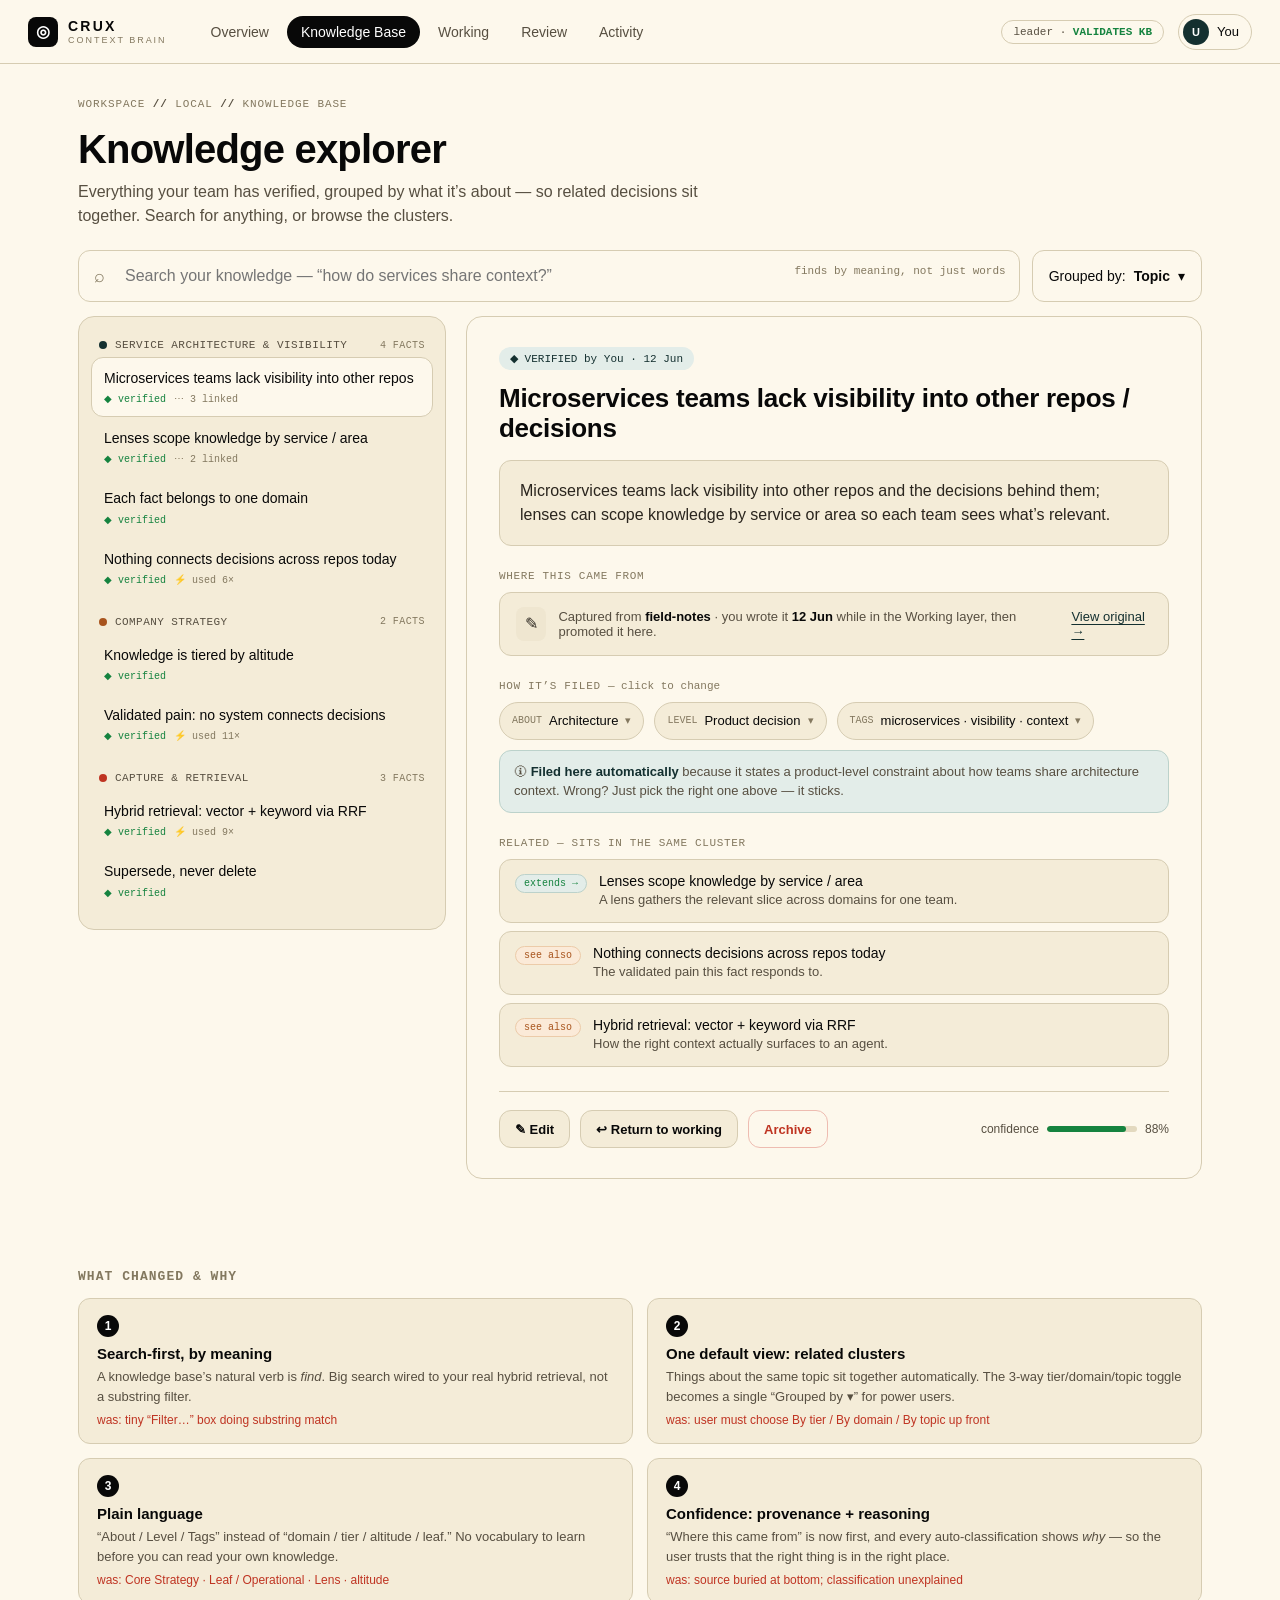
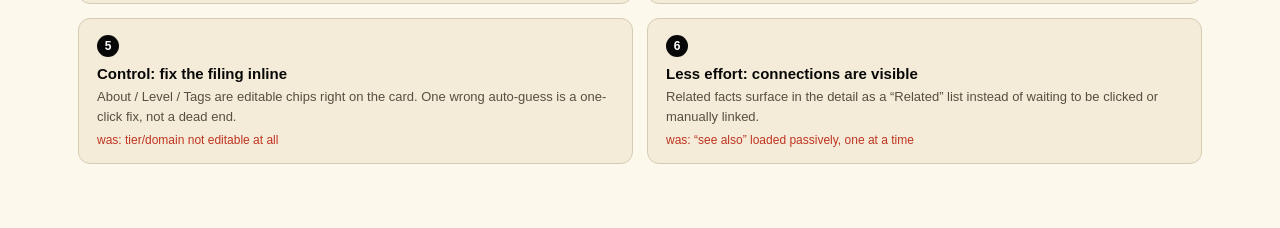
<file: docs/explorer-mockup.html>
<!doctype html>
<html lang="en">
<head>
<meta charset="utf-8"/>
<meta name="viewport" content="width=device-width, initial-scale=1"/>
<title>CRUX — Knowledge explorer (proposed)</title>
<style>
  :root{
    --canvas:#fdf8ec; --soft:#f4ecd8; --card:#efe6d0; --strong:#e3d9bf; --hair:#d6ccb2;
    --ink:#080808; --body:#2a251e; --muted:#574f41; --muted2:#83785f; --on:#fff;
    --teal:#143030; --teal-bg:#e3ede9; --teal-line:#bcd2cb;
    --peach:#a8541d; --peach-bg:#fbead8; --peach-line:#eccba9;
    --coral:#bf3422; --coral-bg:#fbe2dc; --coral-line:#eebcb1;
    --green:#15833f;
    --r-sm:8px; --r-md:12px; --r-lg:16px; --r-xl:24px; --pill:9999px;
    --sans:'Inter',-apple-system,BlinkMacSystemFont,'Segoe UI',Roboto,sans-serif;
    --mono:'JetBrains Mono',ui-monospace,SFMono-Regular,Menlo,monospace;
  }
  *{box-sizing:border-box}
  html,body{margin:0}
  body{background:var(--canvas); color:var(--body); font-family:var(--sans); font-size:16px;
    -webkit-font-smoothing:antialiased}
  .display{font-weight:600; letter-spacing:-.02em; color:var(--ink); line-height:1.05}
  .muted{color:var(--muted)} .muted2{color:var(--muted2)}
  button{font-family:var(--sans); cursor:pointer}

  /* nav */
  nav{height:64px; display:flex; align-items:center; gap:8px; padding:0 28px;
    background:var(--canvas); border-bottom:1px solid var(--hair)}
  .brand{display:flex; align-items:center; gap:10px; margin-right:22px}
  .brand .logo{width:30px;height:30px;border-radius:8px;display:grid;place-items:center;background:var(--ink);color:#fff;font-weight:700}
  .brand .name{font-weight:700; letter-spacing:.16em; font-size:14px; color:var(--ink)}
  .brand .subb{font-size:9px; letter-spacing:.22em; color:var(--muted2); margin-top:1px}
  .tabs{display:flex; gap:4px}
  .tab{border:none; background:none; color:var(--muted); font-size:14px; font-weight:500;
    padding:8px 14px; border-radius:var(--pill)}
  .tab.on{background:var(--ink); color:var(--on)}
  .navright{margin-left:auto; display:flex; align-items:center; gap:14px}
  .status{font-family:var(--mono); font-size:11px; color:var(--muted); border:1px solid var(--hair);
    border-radius:var(--pill); padding:5px 11px}
  .status b{color:var(--green)}
  .who{display:flex; align-items:center; gap:8px; border:1px solid var(--hair); border-radius:var(--pill);
    padding:4px 12px 4px 4px; font-size:13px; color:var(--ink)}
  .who .av{width:26px;height:26px;border-radius:50%;background:var(--teal);color:#fff;font-size:11px;
    font-weight:600;display:grid;place-items:center}

  .wrap{max-width:1180px; margin:0 auto; padding:34px 28px 60px}
  .crumb{font-family:var(--mono); font-size:11px; letter-spacing:.08em; color:var(--muted2);
    text-transform:uppercase; margin-bottom:18px}
  .crumb b{color:var(--muted)}
  h1.head{font-size:40px; margin:0 0 10px}
  .sub{font-size:16px; color:var(--muted); max-width:680px; margin:0 0 22px; line-height:1.5}

  /* search-first */
  .searchrow{display:flex; gap:12px; align-items:center; margin-bottom:10px}
  .bigsearch{flex:1; position:relative}
  .bigsearch input{width:100%; height:52px; border:1px solid var(--hair); background:var(--canvas);
    border-radius:var(--r-md); padding:0 18px 0 46px; font-size:16px; color:var(--ink); outline:none}
  .bigsearch input:focus{border-color:var(--ink)}
  .bigsearch .si{position:absolute; left:16px; top:16px; color:var(--muted2); font-size:18px}
  .bigsearch .hint{position:absolute; right:14px; top:15px; font-family:var(--mono); font-size:11px; color:var(--muted2)}
  .organize{height:52px; display:inline-flex; align-items:center; gap:8px; padding:0 16px;
    border:1px solid var(--hair); background:var(--canvas); border-radius:var(--r-md); color:var(--ink); font-size:14px}
  .organize b{font-weight:600}

  .kbwrap{display:grid; grid-template-columns:368px 1fr; gap:20px; margin-top:14px; align-items:start}

  /* clusters (left) */
  .kbnav{background:var(--soft); border:1px solid var(--hair); border-radius:var(--r-lg); padding:8px}
  .cluster{margin:6px 4px 10px}
  .clabel{display:flex; align-items:center; gap:8px; font-family:var(--mono); font-size:11px;
    letter-spacing:.04em; color:var(--muted); text-transform:uppercase; padding:8px 8px 6px}
  .clabel .dot{width:8px;height:8px;border-radius:50%}
  .clabel .ct{color:var(--muted2); margin-left:auto; font-size:10px}
  .navitem{padding:11px 12px; border-radius:var(--r-md); cursor:pointer; border:1px solid transparent}
  .navitem:hover{background:var(--canvas)}
  .navitem.sel{background:var(--canvas); border-color:var(--hair)}
  .nt{font-size:14px; color:var(--ink); font-weight:500; line-height:1.3}
  .ni{display:flex; align-items:center; gap:8px; margin-top:6px}
  .vchip{display:inline-flex; align-items:center; gap:4px; font-family:var(--mono); font-size:10px;
    color:var(--green)}
  .nbadge{font-family:var(--mono); font-size:10px; color:var(--muted2)}

  /* detail (right) */
  .kbdetail{background:var(--canvas); border:1px solid var(--hair); border-radius:var(--r-lg); padding:30px 32px}
  .dhead{display:flex; align-items:center; gap:10px; margin-bottom:14px; flex-wrap:wrap}
  .verified{display:inline-flex; align-items:center; gap:6px; font-family:var(--mono); font-size:11px;
    background:var(--teal-bg); color:var(--teal); padding:5px 11px; border-radius:var(--pill)}
  .dtitle{font-size:26px; font-weight:600; color:var(--ink); letter-spacing:-.01em; line-height:1.15; margin:2px 0 16px}
  .dstmt{background:var(--soft); border:1px solid var(--hair); border-radius:var(--r-md); padding:18px 20px;
    font-size:16px; color:var(--body); line-height:1.5}

  .pl{font-family:var(--mono); font-size:11px; letter-spacing:.06em; color:var(--muted2);
    text-transform:uppercase; margin:24px 0 10px}

  /* filing row — editable, with reason */
  .filing{display:flex; flex-wrap:wrap; gap:10px; align-items:center}
  .fdrop{display:inline-flex; align-items:center; gap:7px; height:38px; padding:0 12px;
    border:1px solid var(--hair); background:var(--soft); border-radius:var(--pill); font-size:13px; color:var(--ink)}
  .fdrop .lbl{color:var(--muted2); font-family:var(--mono); font-size:10px; text-transform:uppercase}
  .fdrop .cev{font-size:11px; color:var(--muted2)}
  .why{margin-top:10px; font-size:13px; color:var(--muted); line-height:1.5;
    background:var(--teal-bg); border:1px solid var(--teal-line); border-radius:var(--r-md); padding:11px 14px}
  .why b{color:var(--teal)}

  /* nearby / connections */
  .nearby{display:flex; flex-direction:column; gap:8px}
  .ncard{display:flex; gap:12px; align-items:flex-start; padding:13px 15px; background:var(--soft);
    border:1px solid var(--hair); border-radius:var(--r-md); cursor:pointer}
  .ncard:hover{border-color:var(--muted2)}
  .nrel{font-family:var(--mono); font-size:10px; color:var(--peach); background:var(--peach-bg);
    border:1px solid var(--peach-line); border-radius:var(--pill); padding:3px 8px; white-space:nowrap; margin-top:1px}
  .nrel.green{color:var(--green); background:var(--teal-bg); border-color:var(--teal-line)}
  .nbody .ntt{font-size:14px; color:var(--ink); font-weight:500}
  .nbody .nss{font-size:13px; color:var(--muted); margin-top:2px; line-height:1.4}

  /* provenance */
  .prov{display:flex; gap:12px; align-items:center; background:var(--soft); border:1px solid var(--hair);
    border-radius:var(--r-md); padding:14px 16px}
  .prov .pi{width:34px;height:34px;border-radius:8px;background:var(--card);display:grid;place-items:center;font-size:16px}
  .prov .pmeta{font-size:13px; color:var(--muted)}
  .prov .pmeta b{color:var(--ink); font-weight:600}
  .prov a{margin-left:auto; font-size:13px; color:var(--teal); text-decoration:underline; text-underline-offset:3px}

  .dactions{display:flex; gap:10px; margin-top:24px; padding-top:18px; border-top:1px solid var(--hair)}
  .btn{border:none; border-radius:var(--r-md); font-size:13px; font-weight:600; padding:0 15px; height:38px;
    display:inline-flex; align-items:center; gap:7px}
  .btn.out{background:var(--soft); border:1px solid var(--hair); color:var(--ink)}
  .btn.danger{background:transparent; color:var(--coral); border:1px solid var(--coral-line)}
  .conf{margin-left:auto; display:flex; align-items:center; gap:8px; font-size:12px; color:var(--muted)}
  .bar{width:90px;height:6px;border-radius:99px;background:var(--strong);overflow:hidden}
  .bar i{display:block;height:100%;background:var(--green);border-radius:99px}

  /* annotation callouts */
  .ann{max-width:1180px; margin:30px auto 60px; padding:0 28px}
  .ann h2{font-size:13px; font-family:var(--mono); letter-spacing:.08em; text-transform:uppercase; color:var(--muted2)}
  .anngrid{display:grid; grid-template-columns:1fr 1fr; gap:14px; margin-top:14px}
  .anncard{background:var(--soft); border:1px solid var(--hair); border-radius:var(--r-md); padding:16px 18px}
  .anncard .num{display:inline-grid;place-items:center;width:22px;height:22px;border-radius:50%;
    background:var(--ink);color:#fff;font-size:12px;font-weight:700;margin-bottom:8px}
  .anncard h3{font-size:15px; margin:0 0 5px; color:var(--ink)}
  .anncard p{font-size:13px; color:var(--muted); margin:0; line-height:1.5}
  .anncard .was{font-size:12px; color:var(--coral); margin-top:7px}
</style>
</head>
<body>

<nav>
  <div class="brand">
    <div class="logo">◎</div>
    <div><div class="name">CRUX</div><div class="subb">CONTEXT BRAIN</div></div>
  </div>
  <div class="tabs">
    <button class="tab">Overview</button>
    <button class="tab on">Knowledge Base</button>
    <button class="tab">Working</button>
    <button class="tab">Review</button>
    <button class="tab">Activity</button>
  </div>
  <div class="navright">
    <div class="status">leader · <b>VALIDATES KB</b></div>
    <div class="who"><span class="av">U</span> You</div>
  </div>
</nav>

<div class="wrap">
  <div class="crumb">WORKSPACE <b>//</b> LOCAL <b>//</b> KNOWLEDGE BASE</div>
  <h1 class="head display">Knowledge explorer</h1>
  <p class="sub">Everything your team has verified, grouped by what it’s about — so related decisions sit together. Search for anything, or browse the clusters.</p>

  <!-- SEARCH FIRST -->
  <div class="searchrow">
    <div class="bigsearch">
      <span class="si">⌕</span>
      <input placeholder="Search your knowledge — “how do services share context?”"/>
      <span class="hint">finds by meaning, not just words</span>
    </div>
    <button class="organize">Grouped by: <b>Topic</b> ▾</button>
  </div>

  <div class="kbwrap">
    <!-- LEFT: auto-clusters, plain language -->
    <div class="kbnav">

      <div class="cluster">
        <div class="clabel"><span class="dot" style="background:var(--teal)"></span> Service architecture & visibility <span class="ct">4 facts</span></div>
        <div class="navitem sel">
          <div class="nt">Microservices teams lack visibility into other repos</div>
          <div class="ni"><span class="vchip">◆ verified</span><span class="nbadge">⋯ 3 linked</span></div>
        </div>
        <div class="navitem">
          <div class="nt">Lenses scope knowledge by service / area</div>
          <div class="ni"><span class="vchip">◆ verified</span><span class="nbadge">⋯ 2 linked</span></div>
        </div>
        <div class="navitem">
          <div class="nt">Each fact belongs to one domain</div>
          <div class="ni"><span class="vchip">◆ verified</span></div>
        </div>
        <div class="navitem">
          <div class="nt">Nothing connects decisions across repos today</div>
          <div class="ni"><span class="vchip">◆ verified</span><span class="nbadge">⚡ used 6×</span></div>
        </div>
      </div>

      <div class="cluster">
        <div class="clabel"><span class="dot" style="background:var(--peach)"></span> Company strategy <span class="ct">2 facts</span></div>
        <div class="navitem">
          <div class="nt">Knowledge is tiered by altitude</div>
          <div class="ni"><span class="vchip">◆ verified</span></div>
        </div>
        <div class="navitem">
          <div class="nt">Validated pain: no system connects decisions</div>
          <div class="ni"><span class="vchip">◆ verified</span><span class="nbadge">⚡ used 11×</span></div>
        </div>
      </div>

      <div class="cluster">
        <div class="clabel"><span class="dot" style="background:var(--coral)"></span> Capture & retrieval <span class="ct">3 facts</span></div>
        <div class="navitem">
          <div class="nt">Hybrid retrieval: vector + keyword via RRF</div>
          <div class="ni"><span class="vchip">◆ verified</span><span class="nbadge">⚡ used 9×</span></div>
        </div>
        <div class="navitem">
          <div class="nt">Supersede, never delete</div>
          <div class="ni"><span class="vchip">◆ verified</span></div>
        </div>
      </div>

    </div>

    <!-- RIGHT: detail with provenance, editable filing + reason, nearby -->
    <div class="kbdetail">
      <div class="dhead">
        <span class="verified">◆ VERIFIED by You · 12 Jun</span>
      </div>
      <h2 class="dtitle">Microservices teams lack visibility into other repos / decisions</h2>
      <div class="dstmt">Microservices teams lack visibility into other repos and the decisions behind them; lenses can scope knowledge by service or area so each team sees what’s relevant.</div>

      <!-- PROVENANCE first -->
      <div class="pl">Where this came from</div>
      <div class="prov">
        <div class="pi">✎</div>
        <div class="pmeta">Captured from <b>field-notes</b> · you wrote it <b>12 Jun</b> while in the Working layer, then promoted it here.</div>
        <a href="#">View original →</a>
      </div>

      <!-- EDITABLE FILING + WHY -->
      <div class="pl">How it’s filed <span style="text-transform:none;letter-spacing:0;color:var(--muted2)">— click to change</span></div>
      <div class="filing">
        <span class="fdrop"><span class="lbl">about</span> Architecture <span class="cev">▾</span></span>
        <span class="fdrop"><span class="lbl">level</span> Product decision <span class="cev">▾</span></span>
        <span class="fdrop"><span class="lbl">tags</span> microservices · visibility · context <span class="cev">▾</span></span>
      </div>
      <div class="why">🛈 <b>Filed here automatically</b> because it states a product-level constraint about how teams share architecture context. Wrong? Just pick the right one above — it sticks.</div>

      <!-- NEARBY / CONNECTIONS -->
      <div class="pl">Related — sits in the same cluster</div>
      <div class="nearby">
        <div class="ncard">
          <span class="nrel green">extends →</span>
          <div class="nbody"><div class="ntt">Lenses scope knowledge by service / area</div>
            <div class="nss">A lens gathers the relevant slice across domains for one team.</div></div>
        </div>
        <div class="ncard">
          <span class="nrel">see also</span>
          <div class="nbody"><div class="ntt">Nothing connects decisions across repos today</div>
            <div class="nss">The validated pain this fact responds to.</div></div>
        </div>
        <div class="ncard">
          <span class="nrel">see also</span>
          <div class="nbody"><div class="ntt">Hybrid retrieval: vector + keyword via RRF</div>
            <div class="nss">How the right context actually surfaces to an agent.</div></div>
        </div>
      </div>

      <div class="dactions">
        <button class="btn out">✎ Edit</button>
        <button class="btn out">↩ Return to working</button>
        <button class="btn danger">Archive</button>
        <div class="conf"><span>confidence</span><span class="bar"><i style="width:88%"></i></span> 88%</div>
      </div>
    </div>
  </div>
</div>

<!-- WHAT CHANGED -->
<div class="ann">
  <h2>What changed &amp; why</h2>
  <div class="anngrid">
    <div class="anncard"><span class="num">1</span>
      <h3>Search-first, by meaning</h3>
      <p>A knowledge base’s natural verb is <i>find</i>. Big search wired to your real hybrid retrieval, not a substring filter.</p>
      <div class="was">was: tiny “Filter…” box doing substring match</div>
    </div>
    <div class="anncard"><span class="num">2</span>
      <h3>One default view: related clusters</h3>
      <p>Things about the same topic sit together automatically. The 3-way tier/domain/topic toggle becomes a single “Grouped by ▾” for power users.</p>
      <div class="was">was: user must choose By tier / By domain / By topic up front</div>
    </div>
    <div class="anncard"><span class="num">3</span>
      <h3>Plain language</h3>
      <p>“About / Level / Tags” instead of “domain / tier / altitude / leaf.” No vocabulary to learn before you can read your own knowledge.</p>
      <div class="was">was: Core Strategy · Leaf / Operational · Lens · altitude</div>
    </div>
    <div class="anncard"><span class="num">4</span>
      <h3>Confidence: provenance + reasoning</h3>
      <p>“Where this came from” is now first, and every auto-classification shows <i>why</i> — so the user trusts that the right thing is in the right place.</p>
      <div class="was">was: source buried at bottom; classification unexplained</div>
    </div>
    <div class="anncard"><span class="num">5</span>
      <h3>Control: fix the filing inline</h3>
      <p>About / Level / Tags are editable chips right on the card. One wrong auto-guess is a one-click fix, not a dead end.</p>
      <div class="was">was: tier/domain not editable at all</div>
    </div>
    <div class="anncard"><span class="num">6</span>
      <h3>Less effort: connections are visible</h3>
      <p>Related facts surface in the detail as a “Related” list instead of waiting to be clicked or manually linked.</p>
      <div class="was">was: “see also” loaded passively, one at a time</div>
    </div>
  </div>
</div>

</body>
</html>
</file>
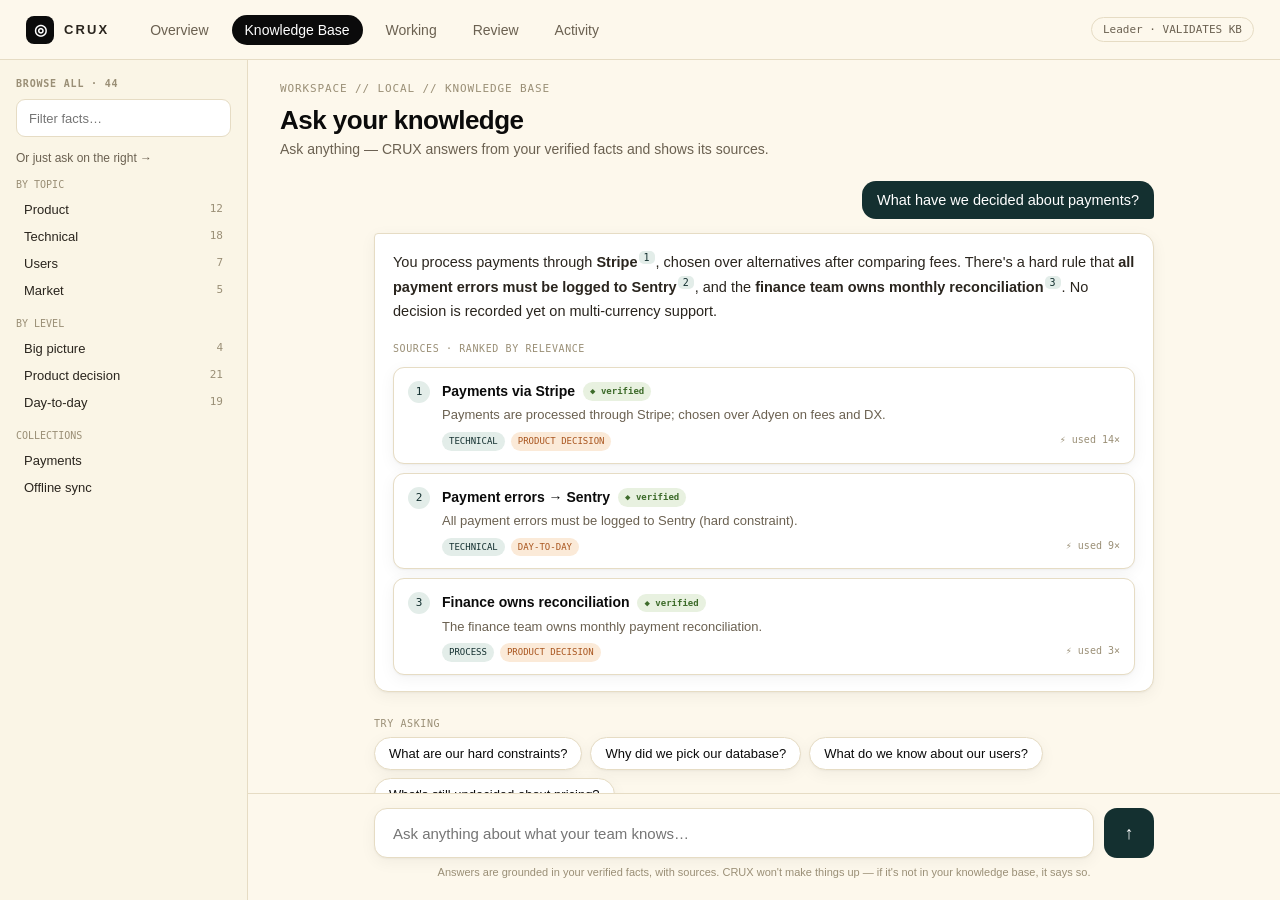
<file: docs/kb-chat-mockup.html>
<!doctype html>
<html lang="en">
<head>
<meta charset="utf-8"/>
<meta name="viewport" content="width=device-width, initial-scale=1"/>
<title>CRUX — Knowledge explorer (chat-first, proposed)</title>
<style>
  :root{
    --canvas:#fdf8ec; --soft:#f6efdd; --card:#fff; --hair:#e6dcc4; --hair2:#efe7d2;
    --ink:#0b0b0b; --body:#2a251e; --muted:#6b6151; --muted2:#9a8f76;
    --teal:#143030; --teal-bg:#e3ede9; --teal-line:#bcd2cb;
    --peach:#a8541d; --peach-bg:#fbead8; --green:#3d6b2a; --green-bg:#e8f1e0;
    --violet:#5b3fa0; --violet-bg:#ece6f7;
    --pill:9999px; --sans:'Inter',-apple-system,BlinkMacSystemFont,'Segoe UI',sans-serif;
    --mono:'JetBrains Mono',ui-monospace,Menlo,monospace;
    --shadow:0 1px 2px rgba(20,16,8,.04),0 4px 16px rgba(20,16,8,.05);
  }
  *{box-sizing:border-box} html,body{margin:0;height:100%}
  body{background:var(--canvas);color:var(--body);font-family:var(--sans);font-size:15px;-webkit-font-smoothing:antialiased;display:flex;flex-direction:column;height:100vh;overflow:hidden}
  .muted2{color:var(--muted2)} button{font-family:var(--sans);cursor:pointer;border:none}
  nav{height:60px;display:flex;align-items:center;gap:10px;padding:0 26px;border-bottom:1px solid var(--hair);flex:none}
  .logo{width:28px;height:28px;border-radius:8px;background:var(--ink);color:#fff;display:grid;place-items:center;font-weight:700}
  .brand{font-weight:700;letter-spacing:.16em;font-size:13px;margin-right:18px}
  .tab{background:none;color:var(--muted);font-size:14px;font-weight:500;padding:7px 13px;border-radius:var(--pill)}
  .tab.on{background:var(--ink);color:#fff}
  .navright{margin-left:auto;font-family:var(--mono);font-size:11px;color:var(--muted);border:1px solid var(--hair);border-radius:var(--pill);padding:5px 11px}

  .wrap{flex:1;display:flex;min-height:0}
  /* secondary browse rail */
  .rail{width:248px;flex:none;border-right:1px solid var(--hair);padding:18px 16px;overflow:auto;background:rgba(246,239,221,.4)}
  .rail h4{font-family:var(--mono);font-size:10px;letter-spacing:.08em;text-transform:uppercase;color:var(--muted2);margin:0 0 10px}
  .rsearch{width:100%;height:38px;border:1px solid var(--hair);background:var(--card);border-radius:9px;padding:0 12px;font-size:13px;outline:none;margin-bottom:14px}
  .rgroup{font-family:var(--mono);font-size:10px;color:var(--muted2);text-transform:uppercase;margin:14px 0 6px}
  .ritem{font-size:13px;color:var(--body);padding:6px 8px;border-radius:7px;cursor:pointer}
  .ritem:hover{background:var(--soft)}
  .rcount{float:right;color:var(--muted2);font-family:var(--mono);font-size:11px}
  .browseh{font-size:13px;color:var(--muted)}

  /* primary: chat */
  .chat{flex:1;display:flex;flex-direction:column;min-width:0}
  .chead{padding:22px 32px 6px;flex:none}
  .crumb{font-family:var(--mono);font-size:11px;letter-spacing:.08em;color:var(--muted2);text-transform:uppercase;margin-bottom:10px}
  .chead h1{font-size:26px;font-weight:600;letter-spacing:-.02em;color:var(--ink);margin:0}
  .chead p{color:var(--muted);font-size:14px;margin:5px 0 0}
  .stream{flex:1;overflow:auto;padding:18px 32px 8px}
  .turn{max-width:780px;margin:0 auto 26px}
  .q{display:flex;justify-content:flex-end;margin-bottom:14px}
  .qbub{background:var(--teal);color:#fff;border-radius:14px 14px 4px 14px;padding:11px 15px;font-size:14.5px;max-width:75%}
  .ans{background:var(--card);border:1px solid var(--hair);border-radius:4px 14px 14px 14px;padding:16px 18px;box-shadow:var(--shadow);font-size:14.5px;line-height:1.65;color:var(--body)}
  .cite{font-family:var(--mono);font-size:10px;background:var(--teal-bg);color:var(--teal);border-radius:5px;padding:1px 5px;vertical-align:super;cursor:pointer;margin:0 1px}
  .srclabel{font-family:var(--mono);font-size:10px;letter-spacing:.06em;text-transform:uppercase;color:var(--muted2);margin:18px 0 9px}
  .srcs{display:flex;flex-direction:column;gap:9px}
  .src{display:flex;gap:12px;background:var(--card);border:1px solid var(--hair);border-radius:11px;padding:12px 14px;box-shadow:var(--shadow);cursor:pointer}
  .src:hover{border-color:var(--muted2)}
  .srcn{width:22px;height:22px;border-radius:50%;background:var(--teal-bg);color:var(--teal);font-family:var(--mono);font-size:11px;display:grid;place-items:center;flex:none;margin-top:1px}
  .srcb{flex:1;min-width:0}
  .srct{font-size:14px;font-weight:600;color:var(--ink);display:flex;align-items:center;gap:8px}
  .vchip{font-family:var(--mono);font-size:9px;color:var(--green);background:var(--green-bg);border-radius:var(--pill);padding:2px 7px}
  .srcs1{font-size:13px;color:var(--muted);margin-top:3px;line-height:1.45}
  .srcmeta{display:flex;gap:6px;margin-top:7px}
  .pill{font-family:var(--mono);font-size:9px;text-transform:uppercase;padding:2px 7px;border-radius:var(--pill);background:var(--soft);color:var(--muted)}
  .pill.tl{background:var(--peach-bg);color:var(--peach)} .pill.dm{background:var(--teal-bg);color:var(--teal)}
  .used{font-family:var(--mono);font-size:10px;color:var(--muted2);margin-left:auto}

  /* empty-state suggestions */
  .sugg{display:flex;flex-wrap:wrap;gap:8px;max-width:780px;margin:8px auto}
  .schip{background:var(--card);border:1px solid var(--hair);border-radius:var(--pill);padding:8px 14px;font-size:13px;color:var(--ink);box-shadow:var(--shadow)}
  .schip:hover{border-color:var(--teal-line)}

  /* ask bar */
  .askwrap{flex:none;padding:14px 32px 22px;border-top:1px solid var(--hair);background:var(--canvas)}
  .ask{max-width:780px;margin:0 auto;display:flex;gap:10px}
  .ask input{flex:1;height:50px;border:1px solid var(--hair);background:var(--card);border-radius:13px;padding:0 18px;font-size:15px;outline:none;box-shadow:var(--shadow)}
  .ask input:focus{border-color:var(--teal);box-shadow:0 0 0 4px var(--teal-bg)}
  .ask .send{height:50px;width:50px;border-radius:13px;background:var(--teal);color:#fff;font-size:18px;flex:none}
  .ground{max-width:780px;margin:8px auto 0;font-size:11px;color:var(--muted2);text-align:center}
</style>
</head>
<body>
<nav>
  <div class="logo">◎</div><div class="brand">CRUX</div>
  <button class="tab">Overview</button>
  <button class="tab on">Knowledge Base</button>
  <button class="tab">Working</button>
  <button class="tab">Review</button>
  <button class="tab">Activity</button>
  <div class="navright">Leader · VALIDATES KB</div>
</nav>

<div class="wrap">
  <!-- SECONDARY: browse rail -->
  <aside class="rail">
    <h4>Browse all · 44</h4>
    <input class="rsearch" placeholder="Filter facts…"/>
    <div class="browseh muted2" style="font-size:12px;margin-bottom:6px">Or just ask on the right →</div>
    <div class="rgroup">By topic</div>
    <div class="ritem">Product <span class="rcount">12</span></div>
    <div class="ritem">Technical <span class="rcount">18</span></div>
    <div class="ritem">Users <span class="rcount">7</span></div>
    <div class="ritem">Market <span class="rcount">5</span></div>
    <div class="rgroup">By level</div>
    <div class="ritem">Big picture <span class="rcount">4</span></div>
    <div class="ritem">Product decision <span class="rcount">21</span></div>
    <div class="ritem">Day-to-day <span class="rcount">19</span></div>
    <div class="rgroup">Collections</div>
    <div class="ritem">Payments</div>
    <div class="ritem">Offline sync</div>
  </aside>

  <!-- PRIMARY: chat -->
  <section class="chat">
    <div class="chead">
      <div class="crumb">WORKSPACE // LOCAL // KNOWLEDGE BASE</div>
      <h1>Ask your knowledge</h1>
      <p>Ask anything — CRUX answers from your verified facts and shows its sources.</p>
    </div>

    <div class="stream">
      <div class="turn">
        <div class="q"><div class="qbub">What have we decided about payments?</div></div>
        <div class="ans">
          You process payments through <b>Stripe</b><span class="cite">1</span>, chosen over alternatives after comparing fees. There's a hard rule that <b>all payment errors must be logged to Sentry</b><span class="cite">2</span>, and the <b>finance team owns monthly reconciliation</b><span class="cite">3</span>. No decision is recorded yet on multi-currency support.
          <div class="srclabel">Sources · ranked by relevance</div>
          <div class="srcs">
            <div class="src"><div class="srcn">1</div><div class="srcb">
              <div class="srct">Payments via Stripe <span class="vchip">◆ verified</span></div>
              <div class="srcs1">Payments are processed through Stripe; chosen over Adyen on fees and DX.</div>
              <div class="srcmeta"><span class="pill dm">Technical</span><span class="pill tl">Product decision</span><span class="used">⚡ used 14×</span></div>
            </div></div>
            <div class="src"><div class="srcn">2</div><div class="srcb">
              <div class="srct">Payment errors → Sentry <span class="vchip">◆ verified</span></div>
              <div class="srcs1">All payment errors must be logged to Sentry (hard constraint).</div>
              <div class="srcmeta"><span class="pill dm">Technical</span><span class="pill tl">Day-to-day</span><span class="used">⚡ used 9×</span></div>
            </div></div>
            <div class="src"><div class="srcn">3</div><div class="srcb">
              <div class="srct">Finance owns reconciliation <span class="vchip">◆ verified</span></div>
              <div class="srcs1">The finance team owns monthly payment reconciliation.</div>
              <div class="srcmeta"><span class="pill dm">Process</span><span class="pill tl">Product decision</span><span class="used">⚡ used 3×</span></div>
            </div></div>
          </div>
        </div>
      </div>

      <!-- empty-state suggestions (shown before any question) -->
      <div class="srclabel" style="max-width:780px;margin:0 auto 8px">Try asking</div>
      <div class="sugg">
        <span class="schip">What are our hard constraints?</span>
        <span class="schip">Why did we pick our database?</span>
        <span class="schip">What do we know about our users?</span>
        <span class="schip">What's still undecided about pricing?</span>
      </div>
    </div>

    <div class="askwrap">
      <div class="ask">
        <input placeholder="Ask anything about what your team knows…"/>
        <button class="send">↑</button>
      </div>
      <div class="ground">Answers are grounded in your verified facts, with sources. CRUX won't make things up — if it's not in your knowledge base, it says so.</div>
    </div>
  </section>
</div>
</body>
</html>
</file>
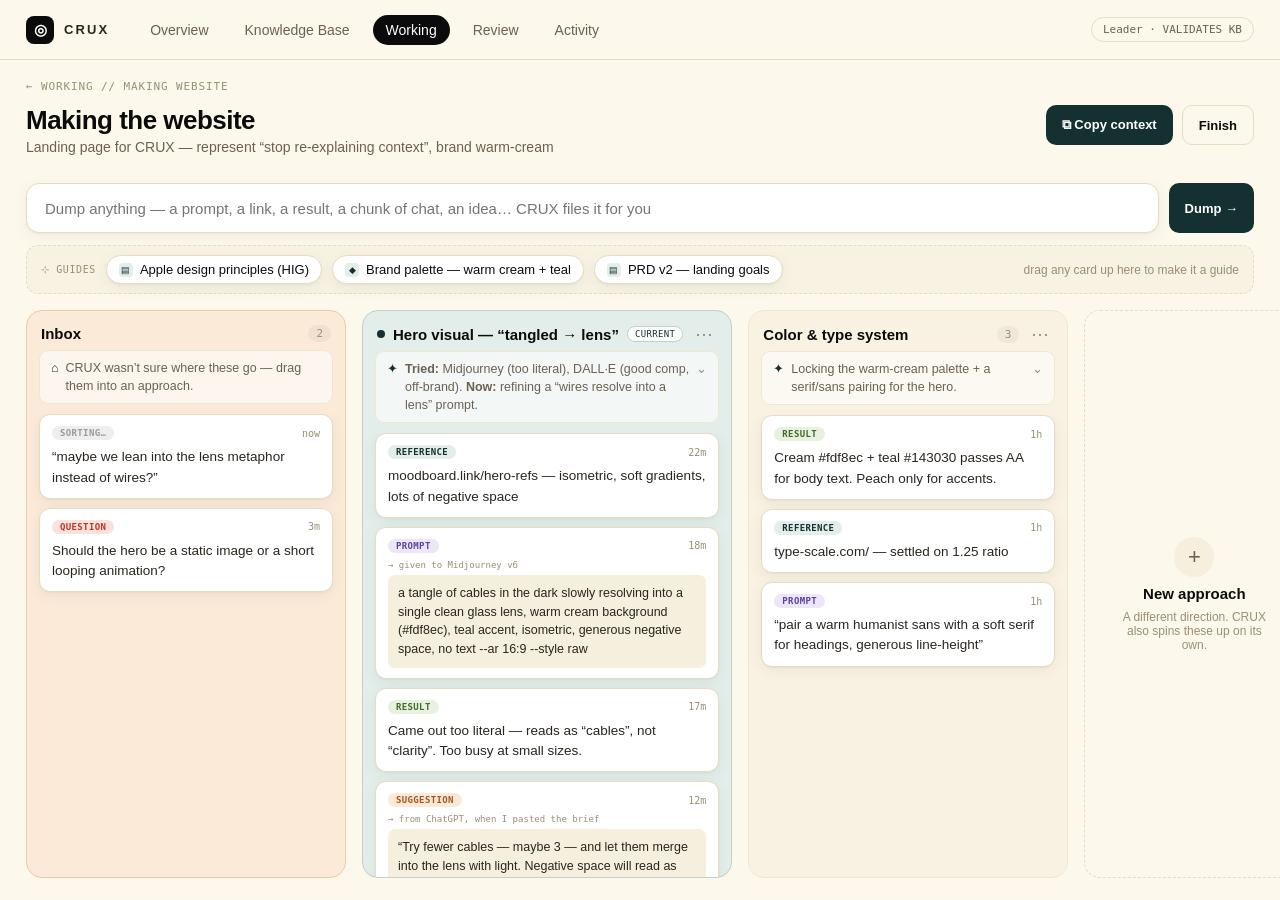
<file: docs/working-board-mockup.html>
<!doctype html>
<html lang="en">
<head>
<meta charset="utf-8"/>
<meta name="viewport" content="width=device-width, initial-scale=1"/>
<title>CRUX — Working board (proposed)</title>
<style>
  :root{
    --canvas:#fdf8ec; --soft:#f6efdd; --card:#fff; --hair:#e6dcc4; --hair2:#efe7d2;
    --ink:#0b0b0b; --body:#2a251e; --muted:#6b6151; --muted2:#9a8f76;
    --teal:#143030; --teal-bg:#e3ede9; --teal-line:#bcd2cb;
    --peach:#a8541d; --peach-bg:#fbead8; --coral:#bf3422; --coral-bg:#fbe2dc;
    --violet:#5b3fa0; --violet-bg:#ece6f7; --green:#3d6b2a; --green-bg:#e8f1e0;
    --amber:#8a6a17; --amber-bg:#fbf2d4;
    --pill:9999px; --sans:'Inter',-apple-system,BlinkMacSystemFont,'Segoe UI',sans-serif;
    --mono:'JetBrains Mono',ui-monospace,Menlo,monospace;
    --shadow:0 1px 2px rgba(20,16,8,.04),0 4px 16px rgba(20,16,8,.05);
    --shadow2:0 2px 6px rgba(20,16,8,.07),0 10px 30px rgba(20,16,8,.09);
  }
  *{box-sizing:border-box}
  html,body{margin:0;height:100%}
  body{background:var(--canvas);color:var(--body);font-family:var(--sans);font-size:15px;-webkit-font-smoothing:antialiased;display:flex;flex-direction:column;height:100vh;overflow:hidden}
  .muted{color:var(--muted)} .muted2{color:var(--muted2)}
  button{font-family:var(--sans);cursor:pointer;border:none}

  /* top nav */
  nav{height:60px;display:flex;align-items:center;gap:10px;padding:0 26px;border-bottom:1px solid var(--hair);background:var(--canvas);flex:none}
  .logo{width:28px;height:28px;border-radius:8px;background:var(--ink);color:#fff;display:grid;place-items:center;font-weight:700}
  .brand{font-weight:700;letter-spacing:.16em;font-size:13px;margin-right:18px}
  .tab{background:none;color:var(--muted);font-size:14px;font-weight:500;padding:7px 13px;border-radius:var(--pill)}
  .tab.on{background:var(--ink);color:#fff}
  .navright{margin-left:auto;display:flex;gap:12px;align-items:center}
  .chip{font-family:var(--mono);font-size:11px;color:var(--muted);border:1px solid var(--hair);border-radius:var(--pill);padding:5px 11px}

  /* thread header */
  header.th{padding:20px 26px 14px;flex:none}
  .crumb{font-family:var(--mono);font-size:11px;letter-spacing:.08em;color:var(--muted2);text-transform:uppercase;margin-bottom:12px}
  .htop{display:flex;align-items:flex-start;gap:16px}
  .htop h1{font-size:26px;font-weight:600;letter-spacing:-.02em;color:var(--ink);margin:0}
  .htop .intent{color:var(--muted);font-size:14px;margin-top:3px}
  .hact{margin-left:auto;display:flex;gap:9px;flex:none}
  .btn{border-radius:10px;font-size:13px;font-weight:600;padding:0 16px;height:40px;display:inline-flex;align-items:center;gap:7px}
  .btn.primary{background:var(--teal);color:#fff} .btn.primary:hover{filter:brightness(1.12)}
  .btn.ghost{background:transparent;border:1px solid var(--hair);color:var(--ink)} .btn.ghost:hover{border-color:var(--muted2)}
  .btn.sm{height:32px;font-size:12px;padding:0 12px;border-radius:8px}

  /* dump bar */
  .dump{display:flex;gap:10px;margin:14px 26px 12px;flex:none}
  .dump input{flex:1;height:50px;border:1px solid var(--hair);background:var(--card);border-radius:13px;padding:0 18px;font-size:15px;color:var(--ink);outline:none;box-shadow:var(--shadow)}
  .dump input:focus{border-color:var(--teal);box-shadow:0 0 0 4px var(--teal-bg)}
  .dump .btn{height:50px}

  /* guides strip */
  .guides{display:flex;align-items:center;gap:10px;margin:0 26px 8px;padding:9px 14px;border:1px dashed var(--hair);border-radius:12px;background:rgba(246,239,221,.6);flex:none}
  .guides .lbl{font-family:var(--mono);font-size:10px;letter-spacing:.06em;text-transform:uppercase;color:var(--muted2);flex:none}
  .gchip{display:flex;align-items:center;gap:7px;background:var(--card);border:1px solid var(--hair);border-radius:var(--pill);padding:6px 12px;font-size:13px;color:var(--ink);box-shadow:var(--shadow);white-space:nowrap}
  .gchip .gk{width:14px;height:14px;border-radius:4px;background:var(--teal-bg);color:var(--teal);display:grid;place-items:center;font-size:9px}

  /* board */
  .board{flex:1;display:flex;gap:16px;overflow-x:auto;overflow-y:hidden;padding:8px 26px 22px;align-items:stretch}
  .lane{flex:0 0 320px;display:flex;flex-direction:column;background:rgba(246,239,221,.55);border:1px solid var(--hair2);border-radius:16px;max-height:100%}
  .lane.cur{background:var(--teal-bg);border-color:var(--teal-line)}
  .lane.inbox{background:var(--peach-bg);border-color:#eccba9}
  .lane.drop{outline:2px dashed var(--teal);outline-offset:-4px}
  .lh{display:flex;align-items:center;gap:8px;padding:14px 14px 8px;flex:none}
  .lh .dot{width:8px;height:8px;border-radius:50%;background:var(--teal);flex:none}
  .lh h3{font-size:15px;font-weight:600;color:var(--ink);margin:0;flex:1;min-width:0;white-space:nowrap;overflow:hidden;text-overflow:ellipsis}
  .lh .cnt{font-family:var(--mono);font-size:11px;color:var(--muted2);background:rgba(0,0,0,.04);border-radius:var(--pill);padding:2px 8px}
  .lh .more{color:var(--muted2);font-size:18px;padding:0 4px;background:none;line-height:1}
  .curtag{font-family:var(--mono);font-size:9px;letter-spacing:.04em;text-transform:uppercase;color:var(--teal);background:var(--card);border:1px solid var(--teal-line);border-radius:var(--pill);padding:2px 7px}
  /* collapsed summary line */
  .lsum{margin:0 12px 10px;padding:8px 11px;background:rgba(255,255,255,.6);border:1px solid var(--hair2);border-radius:9px;font-size:12.5px;color:var(--muted);line-height:1.45;display:flex;gap:7px;align-items:flex-start;cursor:pointer;flex:none}
  .lsum .ic{color:var(--teal);flex:none} .lsum:hover{background:#fff}
  .lsum .chev{margin-left:auto;color:var(--muted2);flex:none}
  /* card stream */
  .stream{flex:1;overflow-y:auto;padding:0 12px 12px;display:flex;flex-direction:column;gap:9px}
  .stream::-webkit-scrollbar{width:8px} .stream::-webkit-scrollbar-thumb{background:var(--hair);border-radius:8px}
  .dcard{background:var(--card);border:1px solid var(--hair);border-radius:11px;padding:11px 12px 10px;box-shadow:var(--shadow);cursor:grab;transition:box-shadow .12s,transform .12s}
  .dcard:hover{box-shadow:var(--shadow2);transform:translateY(-1px)}
  .dctop{display:flex;align-items:center;gap:8px;margin-bottom:7px}
  .k{font-family:var(--mono);font-size:9px;letter-spacing:.04em;text-transform:uppercase;padding:2px 8px;border-radius:var(--pill);font-weight:600}
  .k-reference{background:var(--teal-bg);color:var(--teal)} .k-prompt{background:var(--violet-bg);color:var(--violet)}
  .k-suggestion{background:var(--peach-bg);color:var(--peach)} .k-result{background:var(--green-bg);color:var(--green)}
  .k-insight{background:var(--amber-bg);color:var(--amber)} .k-question{background:var(--coral-bg);color:var(--coral)}
  .k-sorting{background:#eee;color:#999}
  .dctop .when{margin-left:auto;font-family:var(--mono);font-size:10px;color:var(--muted2)}
  .grip{color:var(--muted2);font-size:12px;letter-spacing:-2px;opacity:0;transition:opacity .12s}
  .dcard:hover .grip{opacity:.6}
  .dctext{font-size:13.5px;line-height:1.5;color:var(--body);overflow:hidden;display:-webkit-box;-webkit-line-clamp:4;-webkit-box-orient:vertical}
  .dcard.snippet .dctext{-webkit-line-clamp:8;white-space:pre-wrap;background:var(--soft);border-radius:7px;padding:9px 10px;font-size:12.5px}
  .more-link{color:var(--teal);font-size:12px;margin-top:6px;cursor:pointer}
  .convo{font-family:var(--mono);font-size:9px;color:var(--muted2);margin-bottom:5px}
  /* add lane */
  .addlane{flex:0 0 220px;border:1px dashed var(--hair);border-radius:16px;display:flex;flex-direction:column;align-items:center;justify-content:center;gap:8px;color:var(--muted);background:transparent}
  .addlane .plus{width:40px;height:40px;border-radius:50%;background:var(--soft);display:grid;place-items:center;font-size:22px;color:var(--muted)}
  .addlane:hover{border-color:var(--muted2)}
</style>
</head>
<body>

<nav>
  <div class="logo">◎</div><div class="brand">CRUX</div>
  <button class="tab">Overview</button>
  <button class="tab">Knowledge Base</button>
  <button class="tab on">Working</button>
  <button class="tab">Review</button>
  <button class="tab">Activity</button>
  <div class="navright"><span class="chip">Leader · VALIDATES KB</span></div>
</nav>

<header class="th">
  <div class="crumb">← WORKING // MAKING WEBSITE</div>
  <div class="htop">
    <div>
      <h1>Making the website</h1>
      <div class="intent">Landing page for CRUX — represent “stop re-explaining context”, brand warm-cream</div>
    </div>
    <div class="hact">
      <button class="btn primary">⧉ Copy context</button>
      <button class="btn ghost">Finish</button>
    </div>
  </div>
</header>

<div class="dump">
  <input placeholder="Dump anything — a prompt, a link, a result, a chunk of chat, an idea… CRUX files it for you"/>
  <button class="btn primary">Dump →</button>
</div>

<div class="guides">
  <span class="lbl">⊹ Guides</span>
  <span class="gchip"><span class="gk">▤</span> Apple design principles (HIG)</span>
  <span class="gchip"><span class="gk">◆</span> Brand palette — warm cream + teal</span>
  <span class="gchip"><span class="gk">▤</span> PRD v2 — landing goals</span>
  <span class="muted2" style="font-size:12px;margin-left:auto">drag any card up here to make it a guide</span>
</div>

<div class="board">

  <!-- INBOX / unsorted lane -->
  <div class="lane inbox">
    <div class="lh"><h3>Inbox</h3><span class="cnt">2</span></div>
    <div class="lsum"><span class="ic">⌂</span><span>CRUX wasn’t sure where these go — drag them into an approach.</span></div>
    <div class="stream">
      <div class="dcard">
        <div class="dctop"><span class="k k-sorting">sorting…</span><span class="when">now</span></div>
        <div class="dctext">“maybe we lean into the lens metaphor instead of wires?”</div>
      </div>
      <div class="dcard">
        <div class="dctop"><span class="k k-question">Question</span><span class="grip">⠿</span><span class="when">3m</span></div>
        <div class="dctext">Should the hero be a static image or a short looping animation?</div>
      </div>
    </div>
  </div>

  <!-- CURRENT approach -->
  <div class="lane cur">
    <div class="lh"><span class="dot"></span><h3>Hero visual — “tangled → lens”</h3><span class="curtag">current</span><button class="more">⋯</button></div>
    <div class="lsum"><span class="ic">✦</span><span><b>Tried:</b> Midjourney (too literal), DALL·E (good comp, off-brand). <b>Now:</b> refining a “wires resolve into a lens” prompt.</span><span class="chev">⌄</span></div>
    <div class="stream">
      <div class="dcard">
        <div class="dctop"><span class="k k-reference">Reference</span><span class="grip">⠿</span><span class="when">22m</span></div>
        <div class="dctext">moodboard.link/hero-refs — isometric, soft gradients, lots of negative space</div>
      </div>
      <div class="dcard snippet">
        <div class="dctop"><span class="k k-prompt">Prompt</span><span class="grip">⠿</span><span class="when">18m</span></div>
        <div class="convo">→ given to Midjourney v6</div>
        <div class="dctext">a tangle of cables in the dark slowly resolving into a single clean glass lens, warm cream background (#fdf8ec), teal accent, isometric, generous negative space, no text --ar 16:9 --style raw</div>
      </div>
      <div class="dcard">
        <div class="dctop"><span class="k k-result">Result</span><span class="grip">⠿</span><span class="when">17m</span></div>
        <div class="dctext">Came out too literal — reads as “cables”, not “clarity”. Too busy at small sizes.</div>
      </div>
      <div class="dcard snippet">
        <div class="dctop"><span class="k k-suggestion">Suggestion</span><span class="grip">⠿</span><span class="when">12m</span></div>
        <div class="convo">→ from ChatGPT, when I pasted the brief</div>
        <div class="dctext">“Try fewer cables — maybe 3 — and let them merge into the lens with light. Negative space will read as ‘calm’. Avoid literal wires; suggest connection with curves.”</div>
        <div class="more-link">Show full reply ↓</div>
      </div>
      <div class="dcard">
        <div class="dctop"><span class="k k-insight">Insight</span><span class="grip">⠿</span><span class="when">8m</span></div>
        <div class="dctext">Literal metaphors fail when shrunk. Abstract + lots of space survives the favicon test.</div>
      </div>
    </div>
  </div>

  <!-- parked approach -->
  <div class="lane">
    <div class="lh"><h3>Color &amp; type system</h3><span class="cnt">3</span><button class="more">⋯</button></div>
    <div class="lsum"><span class="ic">✦</span><span>Locking the warm-cream palette + a serif/sans pairing for the hero.</span><span class="chev">⌄</span></div>
    <div class="stream">
      <div class="dcard">
        <div class="dctop"><span class="k k-result">Result</span><span class="grip">⠿</span><span class="when">1h</span></div>
        <div class="dctext">Cream #fdf8ec + teal #143030 passes AA for body text. Peach only for accents.</div>
      </div>
      <div class="dcard">
        <div class="dctop"><span class="k k-reference">Reference</span><span class="grip">⠿</span><span class="when">1h</span></div>
        <div class="dctext">type-scale.com/ — settled on 1.25 ratio</div>
      </div>
      <div class="dcard">
        <div class="dctop"><span class="k k-prompt">Prompt</span><span class="grip">⠿</span><span class="when">1h</span></div>
        <div class="dctext">“pair a warm humanist sans with a soft serif for headings, generous line-height”</div>
      </div>
    </div>
  </div>

  <div class="addlane">
    <div class="plus">+</div>
    <div style="font-weight:600;color:var(--ink)">New approach</div>
    <div class="muted2" style="font-size:12px;text-align:center;max-width:160px">A different direction. CRUX also spins these up on its own.</div>
  </div>

</div>

</body>
</html>
</file>
